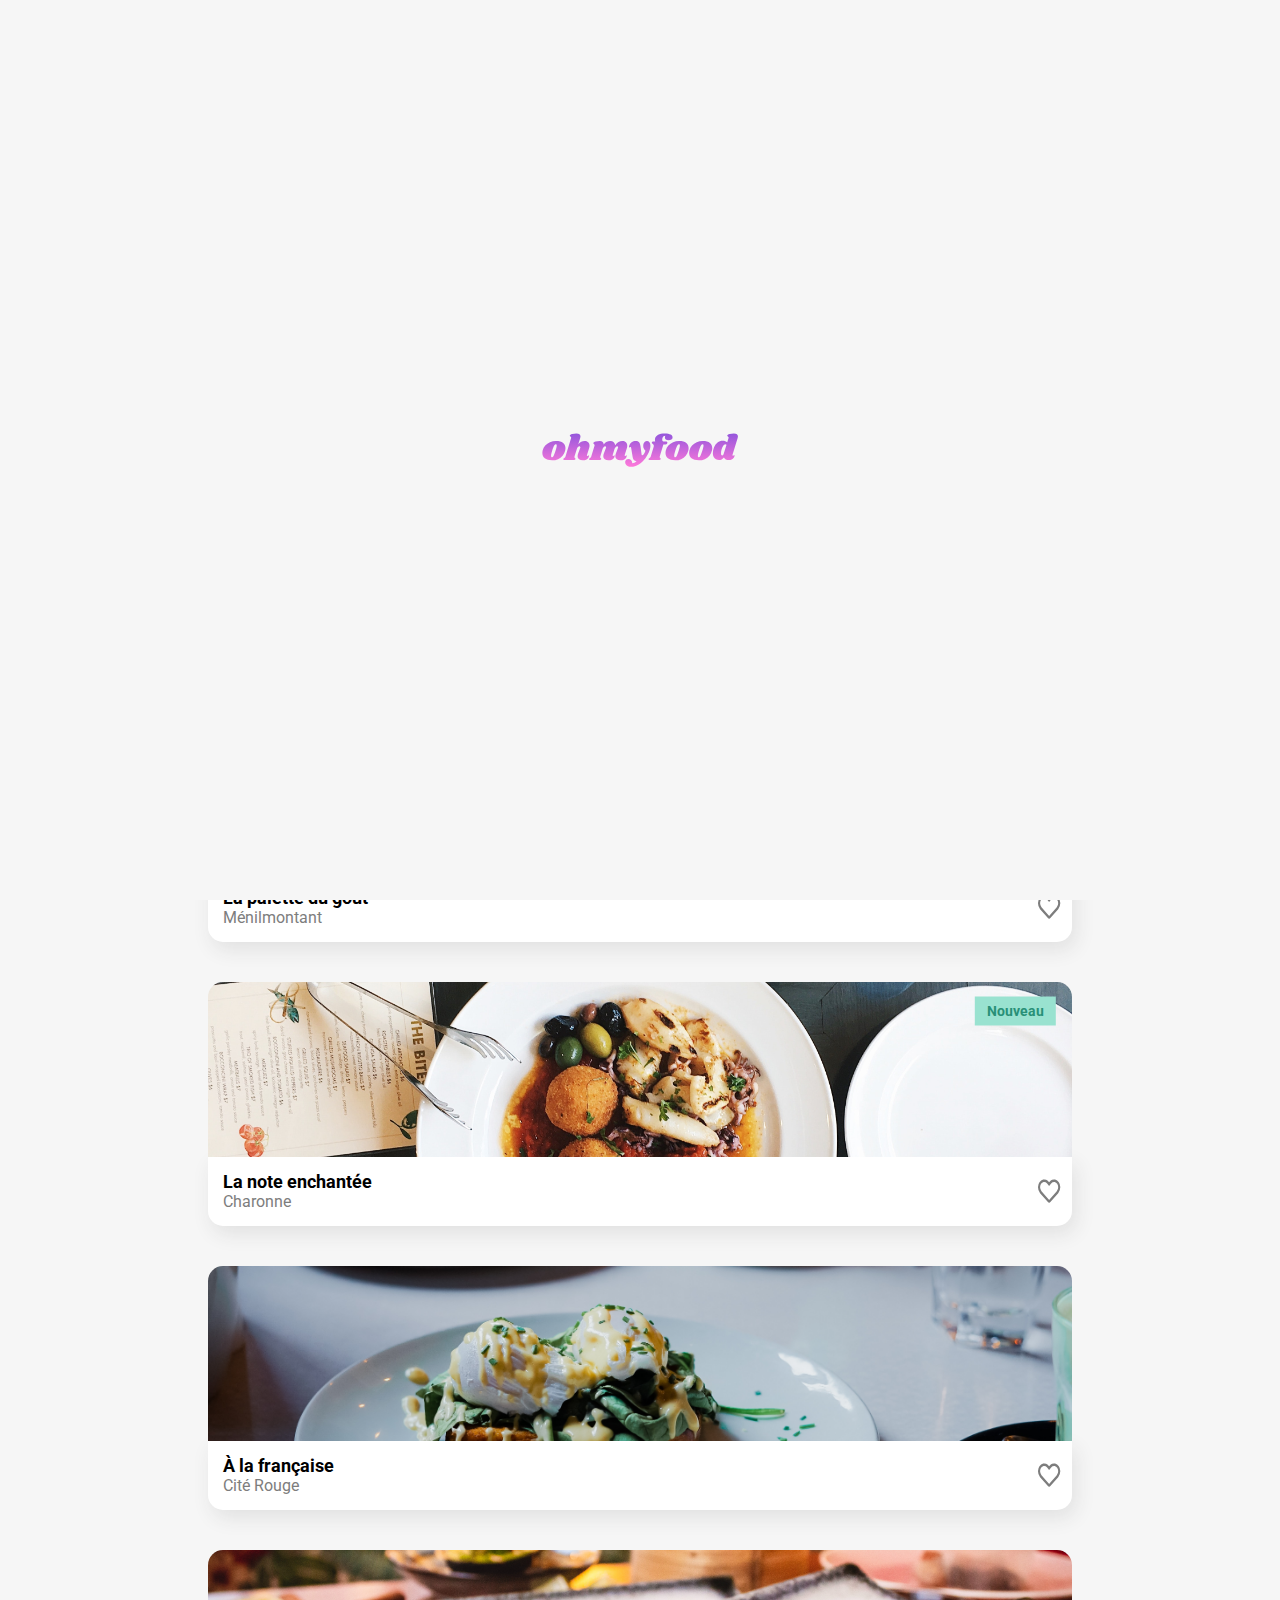
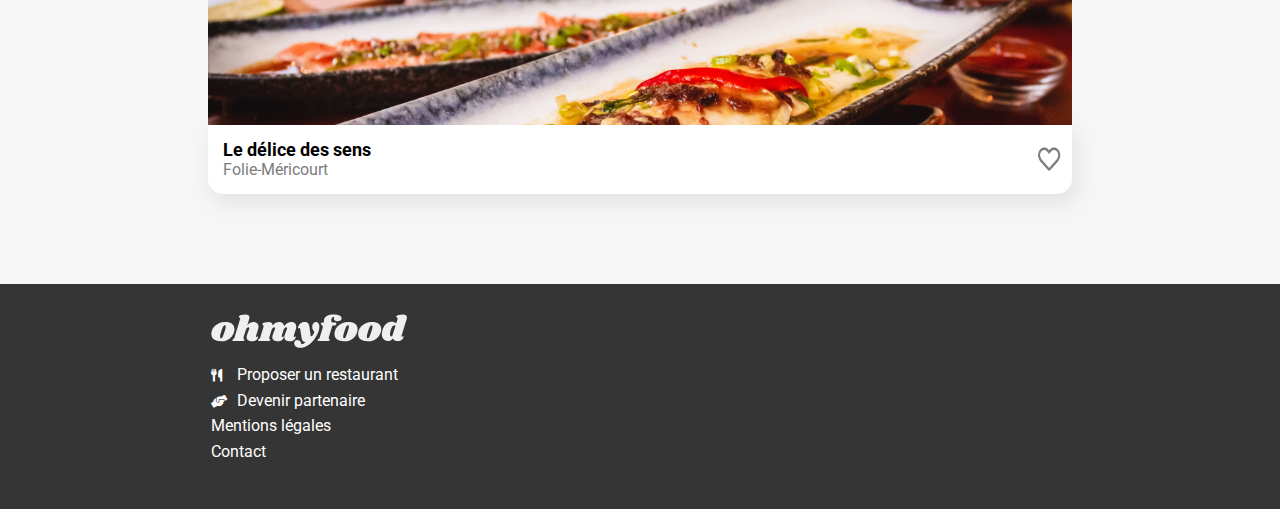
<file: index.html>
<!DOCTYPE html>
<html lang="fr">
   <head>
      <meta charset="UTF-8">
      <meta http-equiv="X-UA-Compatible" content="IE=edge">
      <meta name="viewport" content="width=device-width, initial-scale=1.0">
      <title>Accueil</title>
      <link rel="stylesheet" href="style.css">
      <link rel="stylesheet" href="https://cdnjs.cloudflare.com/ajax/libs/font-awesome/6.0.0/css/all.min.css">
      <link rel="preconnect" href="https://fonts.googleapis.com">
      <link rel="preconnect" href="https://fonts.gstatic.com" crossorigin>
      <link href="https://fonts.googleapis.com/css2?family=Roboto:wght@400;700&family=Shrikhand&display=swap" rel="stylesheet">
   </head>
   <body>
      <div class="loader-wrapper">
         <span class="loader"><span class="loader-inner"></span></span>
      </div>
      <header class="header">
         <div class="header__logo-wrapper">
            <img class="header__logo" src="images/logo/ohmyfood@2x.svg" alt="ohmyfood logo">
         </div>
         <div class="header__area-wrapper">
            <p class="header__area"><i class="fa-solid fa-location-dot"></i>Paris, Belleville</p>
         </div>
         <div class="header__cta-wrapper">
            <div class="header__cta">
               <h1 class="regular-title">Réservez le menu qui vous convient</h1>
               <p>Découvrez des restaurants d'exception, séléctionnés par nos soins.</p>
               <a class="header__cta__button" href="#restaurants">Explorer nos restaurants</a>
            </div>
         </div>
      </header>
      <div class="fonctionnement-wrapper">
         <section class="fonctionnement">
            <h2 class="regular-title">Fonctionnement</h2>
            <div class="fonctionnement__steps">
               <div class="fonctionnement__steps__item"><i class="fa-solid fa-mobile-screen-button"></i>Choisissez un restaurant</div>
               <div class="fonctionnement__steps__item"><i class="fa-solid fa-list"></i>Composez votre menu</div>
               <div class="fonctionnement__steps__item"><i class="fa-solid fa-store"></i>Dégustez au restaurant</div>
            </div>
         </section>
      </div>
      <div class="restaurants-wrapper">
         <section id="restaurants" class="restaurants">
            <h2 class="regular-title">Restaurants</h2>
            <div class="restaurants__item-wrapper">
               <div class="restaurants__item">
                  <a href="la_palette_du_gout.html">
                     <img src="images/restaurants/jay-wennington-N_Y88TWmGwA-unsplash.jpg" alt="restaurant la palette du goût">
                     <span>Nouveau</span>
                     <div class="restaurants__item__flex">
                        <div class="restaurant__item__name">
                           <h3 class="regular-title">La palette du goût</h3>
                           <p>Ménilmontant</p>
                        </div>
                        <div class="restaurant__item__icon">
                           <i class="fa-regular fa-heart"></i>
                        </div>
                     </div>
                  </a>
               </div>
               <div class="restaurants__item">
                  <a href="la_note_enchantee.html">
                     <img src="images/restaurants/stil-u2Lp8tXIcjw-unsplash.jpg" alt="restaurant la note enchantée">
                     <span>Nouveau</span>
                     <div class="restaurants__item__flex">
                        <div class="restaurant__item__name">
                           <h3 class="regular-title">La note enchantée</h3>
                           <p>Charonne</p>
                        </div>
                        <div class="restaurant__item__icon">
                           <i class="fa-regular fa-heart"></i>
                        </div>
                     </div>
                  </a>
               </div>
               <div class="restaurants__item">
                  <a href="a_la_francaise.html">
                     <img src="images/restaurants/toa-heftiba-DQKerTsQwi0-unsplash.jpg" alt="restaurant à la française">
                     <div class="restaurants__item__flex">
                        <div class="restaurant__item__name">
                           <h3 class="regular-title">À la française</h3>
                           <p>Cité Rouge</p>
                        </div>
                        <div class="restaurant__item__icon">
                           <i class="fa-regular fa-heart"></i>
                        </div>
                     </div>
                  </a>
               </div>
               <div class="restaurants__item">
                  <a href="le_delice_des_sens.html">
                     <img src="images/restaurants/louis-hansel-shotsoflouis-qNBGVyOCY8Q-unsplash.jpg" alt="restaurant le délice des sens">
                     <div class="restaurants__item__flex">
                        <div class="restaurant__item__name">
                           <h3 class="regular-title">Le délice des sens</h3>
                           <p>Folie-Méricourt</p>
                        </div>
                        <div class="restaurant__item__icon">
                           <i class="fa-regular fa-heart"></i>
                        </div>
                     </div>
                  </a>
               </div>
            </div>
         </section>
      </div>
      <footer>
         <div class="footer__content">
            <img src="images/logo/ohmyfood@2x.svg" alt="ohmyfood logo">
            <ul>
               <li><a href="#"><i class="fa-solid fa-utensils"></i>Proposer un restaurant</a></li>
               <li><a href="#"><i class="fa-solid fa-handshake-angle"></i>Devenir partenaire</a></li>
               <li><a href="#">Mentions légales</a></li>
               <li><a href="mailto:contact@ohmyfood.fr">Contact</a></li>
            </ul>
         </div>
      </footer>
   </body>
</html>
</file>
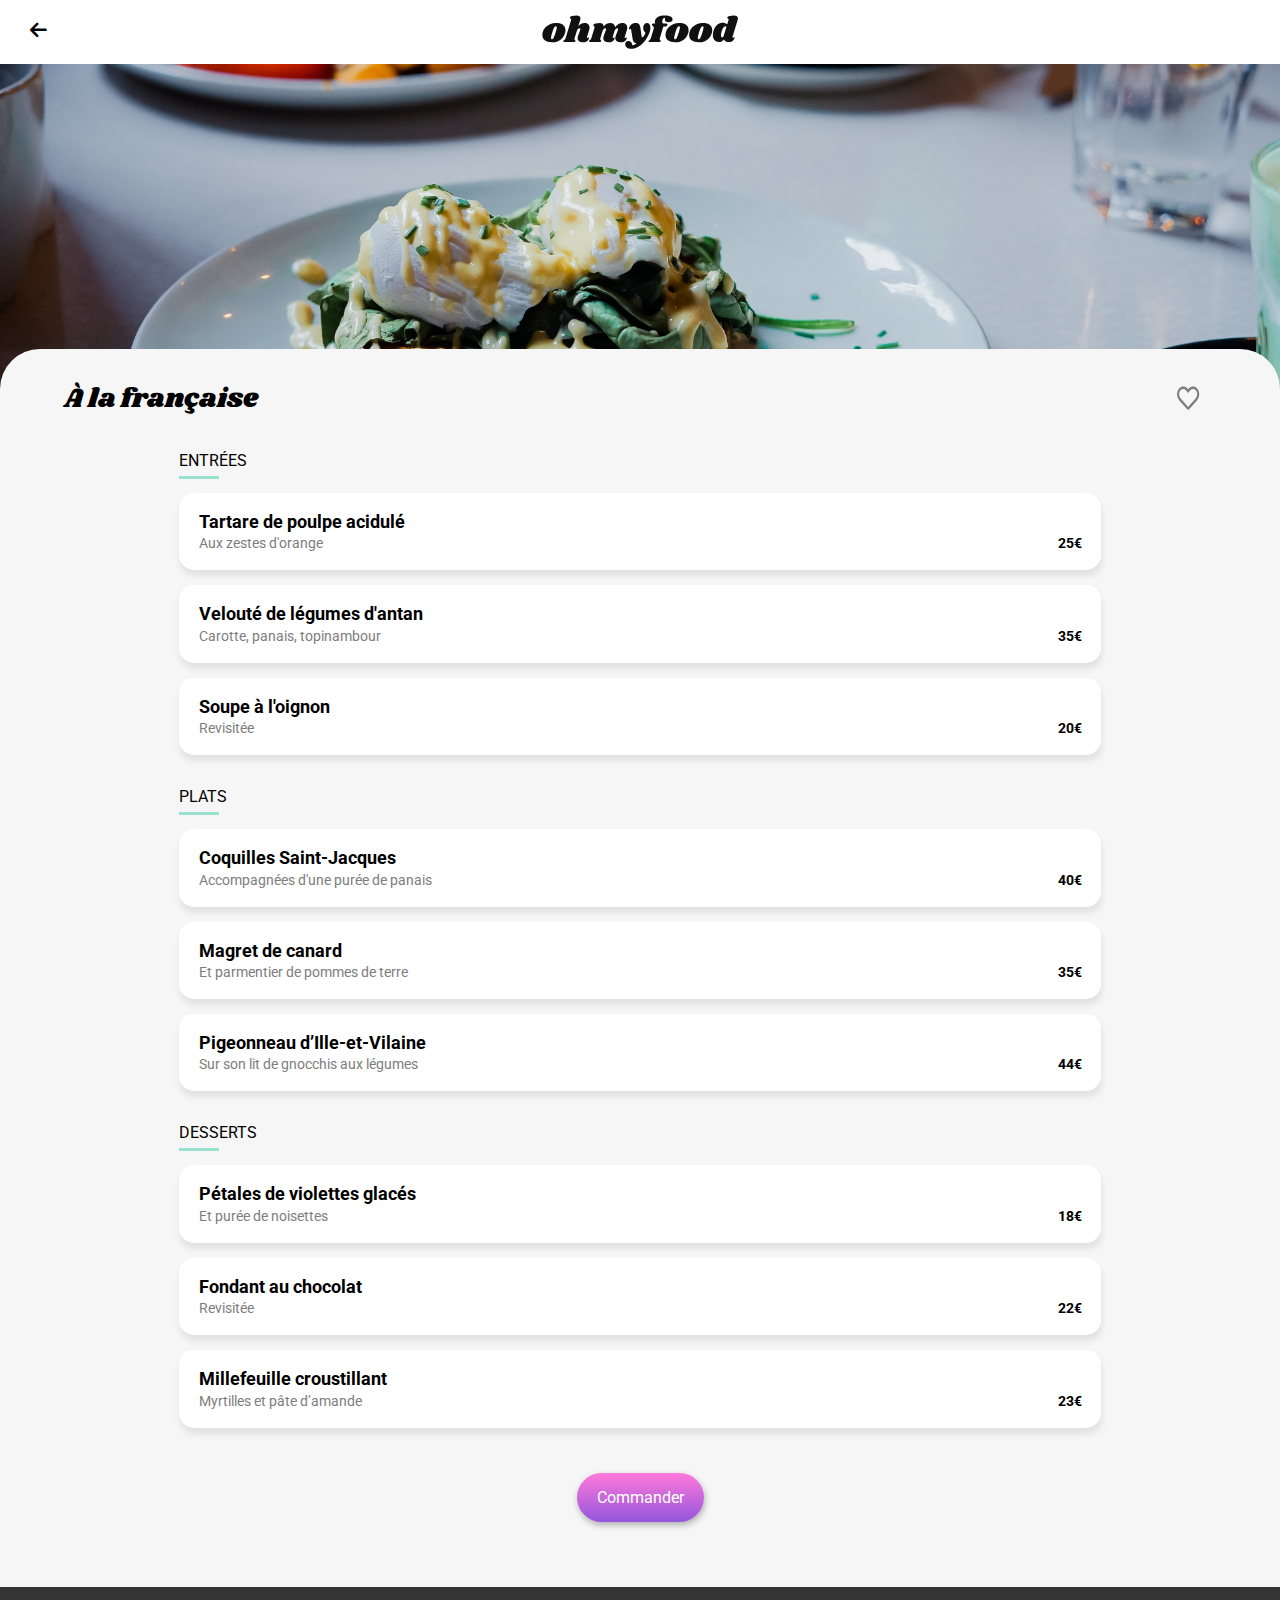
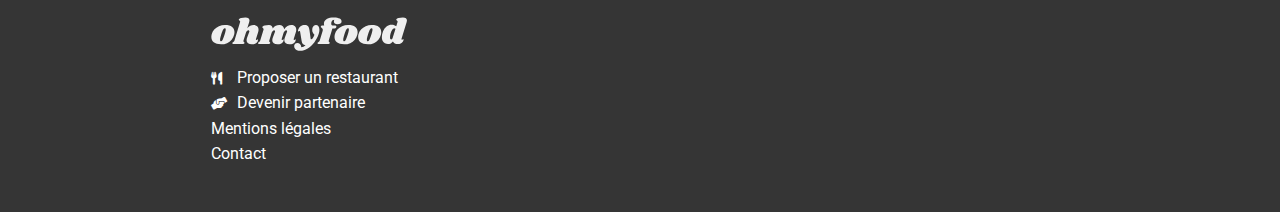
<file: a_la_francaise.html>
<!DOCTYPE html>
<html lang="fr">
   <head>
      <meta charset="UTF-8">
      <meta http-equiv="X-UA-Compatible" content="IE=edge">
      <meta name="viewport" content="width=device-width, initial-scale=1.0">
      <title>À la française</title>
      <link rel="stylesheet" href="style.css">
      <link rel="stylesheet" href="https://cdnjs.cloudflare.com/ajax/libs/font-awesome/6.0.0/css/all.min.css">
      <link rel="preconnect" href="https://fonts.googleapis.com">
      <link rel="preconnect" href="https://fonts.gstatic.com" crossorigin>
      <link href="https://fonts.googleapis.com/css2?family=Roboto:wght@400;700&family=Shrikhand&display=swap" rel="stylesheet">
   </head>
   <body>
      <header>
         <div class="header__restaurant-wrapper">
            <a href="index.html"><i class="fa-solid fa-arrow-left"></i></a>
            <img class="header__restaurant-logo" src="images/logo/ohmyfood@2x.svg" alt="ohmyfood logo">
         </div>
         <div class="header__restaurant-image-francaise">
         </div>
      </header>
      <div class="restaurant-page-wrapper">
         <section class="restaurant-page">
            <div class="restaurant-page__restaurant-name">
               <h1>À la française</h1>
               <i class="fa-regular fa-heart"></i>
            </div>
            <div class="restaurant-page__flex">
               <div class="restaurant-page__menus-wrapper">
                  <div class="restaurant-page__label-wrapper">
                     <p class="restaurant-page__label">Entrées</p>
                     <span></span>
                  </div>
                  <div class="restaurant-page__plates-wrapper">
                     <div class="restaurant-page__plate">
                        <div class="restaurant-page__plate-description">
                           <div class="restaurant-page__plate-description-text">
                              <p class="restaurant-page__plate-description-text__plate-name">Tartare de poulpe acidulé</p>
                              <p class="restaurant-page__plate-description-text__plate-infos">Aux zestes d'orange</p>
                           </div>
                           <div class="restaurant-page__plate-price-wrapper">
                              <p class="restaurant-page__plate-price">25€</p>
                           </div>
                        </div>
                        <div class="restaurant-page__check-wrapper">
                           <i class="fas fa-check"></i>
                        </div>
                     </div>
                     <div class="restaurant-page__plate">
                        <div class="restaurant-page__plate-description">
                           <div class="restaurant-page__plate-description-text">
                              <p class="restaurant-page__plate-description-text__plate-name">Velouté de légumes d'antan</p>
                              <p class="restaurant-page__plate-description-text__plate-infos">Carotte, panais, topinambour</p>
                           </div>
                           <div class="restaurant-page__plate-price-wrapper">
                              <p class="restaurant-page__plate-price">35€</p>
                           </div>
                        </div>
                        <div class="restaurant-page__check-wrapper">
                           <i class="fas fa-check"></i>
                        </div>
                     </div>
                     <div class="restaurant-page__plate">
                        <div class="restaurant-page__plate-description">
                           <div class="restaurant-page__plate-description-text">
                              <p class="restaurant-page__plate-description-text__plate-name">Soupe à l'oignon</p>
                              <p class="restaurant-page__plate-description-text__plate-infos">Revisitée</p>
                           </div>
                           <div class="restaurant-page__plate-price-wrapper">
                              <p class="restaurant-page__plate-price">20€</p>
                           </div>
                        </div>
                        <div class="restaurant-page__check-wrapper">
                           <i class="fas fa-check"></i>
                        </div>
                     </div>
                  </div>
               </div>
               <div class="restaurant-page__menus-wrapper">
                  <div class="restaurant-page__label-wrapper">
                     <p class="restaurant-page__label">Plats</p>
                     <span></span>
                  </div>
                  <div class="restaurant-page__plates-wrapper">
                     <div class="restaurant-page__plate">
                        <div class="restaurant-page__plate-description">
                           <div class="restaurant-page__plate-description-text">
                              <p class="restaurant-page__plate-description-text__plate-name">Coquilles Saint-Jacques</p>
                              <p class="restaurant-page__plate-description-text__plate-infos">Accompagnées d'une purée de panais</p>
                           </div>
                           <div class="restaurant-page__plate-price-wrapper">
                              <p class="restaurant-page__plate-price">40€</p>
                           </div>
                        </div>
                        <div class="restaurant-page__check-wrapper">
                           <i class="fas fa-check"></i>
                        </div>
                     </div>
                     <div class="restaurant-page__plate">
                        <div class="restaurant-page__plate-description">
                           <div class="restaurant-page__plate-description-text">
                              <p class="restaurant-page__plate-description-text__plate-name">Magret de canard</p>
                              <p class="restaurant-page__plate-description-text__plate-infos">Et parmentier de pommes de terre</p>
                           </div>
                           <div class="restaurant-page__plate-price-wrapper">
                              <p class="restaurant-page__plate-price">35€</p>
                           </div>
                        </div>
                        <div class="restaurant-page__check-wrapper">
                           <i class="fas fa-check"></i>
                        </div>
                     </div>
                     <div class="restaurant-page__plate">
                        <div class="restaurant-page__plate-description">
                           <div class="restaurant-page__plate-description-text">
                              <p class="restaurant-page__plate-description-text__plate-name">Pigeonneau d’Ille-et-Vilaine</p>
                              <p class="restaurant-page__plate-description-text__plate-infos">Sur son lit de gnocchis aux légumes</p>
                           </div>
                           <div class="restaurant-page__plate-price-wrapper">
                              <p class="restaurant-page__plate-price">44€</p>
                           </div>
                        </div>
                        <div class="restaurant-page__check-wrapper">
                           <i class="fas fa-check"></i>
                        </div>
                     </div>
                  </div>
               </div>
               <div class="restaurant-page__menus-wrapper">
                  <div class="restaurant-page__label-wrapper">
                     <p class="restaurant-page__label">Desserts</p>
                     <span></span>
                  </div>
                  <div class="restaurant-page__plates-wrapper">
                     <div class="restaurant-page__plate">
                        <div class="restaurant-page__plate-description">
                           <div class="restaurant-page__plate-description-text">
                              <p class="restaurant-page__plate-description-text__plate-name">Pétales de violettes glacés</p>
                              <p class="restaurant-page__plate-description-text__plate-infos">Et purée de noisettes</p>
                           </div>
                           <div class="restaurant-page__plate-price-wrapper">
                              <p class="restaurant-page__plate-price">18€</p>
                           </div>
                        </div>
                        <div class="restaurant-page__check-wrapper">
                           <i class="fas fa-check"></i>
                        </div>
                     </div>
                     <div class="restaurant-page__plate">
                        <div class="restaurant-page__plate-description">
                           <div class="restaurant-page__plate-description-text">
                              <p class="restaurant-page__plate-description-text__plate-name">Fondant au chocolat</p>
                              <p class="restaurant-page__plate-description-text__plate-infos">Revisitée</p>
                           </div>
                           <div class="restaurant-page__plate-price-wrapper">
                              <p class="restaurant-page__plate-price">22€</p>
                           </div>
                        </div>
                        <div class="restaurant-page__check-wrapper">
                           <i class="fas fa-check"></i>
                        </div>
                     </div>
                     <div class="restaurant-page__plate">
                        <div class="restaurant-page__plate-description">
                           <div class="restaurant-page__plate-description-text">
                              <p class="restaurant-page__plate-description-text__plate-name">Millefeuille croustillant</p>
                              <p class="restaurant-page__plate-description-text__plate-infos">Myrtilles et pâte d’amande</p>
                           </div>
                           <div class="restaurant-page__plate-price-wrapper">
                              <p class="restaurant-page__plate-price">23€</p>
                           </div>
                        </div>
                        <div class="restaurant-page__check-wrapper">
                           <i class="fas fa-check"></i>
                        </div>
                     </div>
                  </div>
               </div>
            </div>
            <div class="restaurant-page__button-wrapper">
               <a class="restaurant-page__button-wrapper__button" href="#">Commander</a>
            </div>
         </section>
      </div>
      <footer>
         <div class="footer__content">
            <img src="images/logo/ohmyfood@2x.svg" alt="ohmyfood logo">
            <ul>
               <li><a href="#"><i class="fa-solid fa-utensils"></i>Proposer un restaurant</a></li>
               <li><a href="#"><i class="fa-solid fa-handshake-angle"></i>Devenir partenaire</a></li>
               <li><a href="#">Mentions légales</a></li>
               <li><a href="mailto:contact@ohmyfood.fr">Contact</a></li>
            </ul>
         </div>
      </footer>
   </body>
</html>
</file>
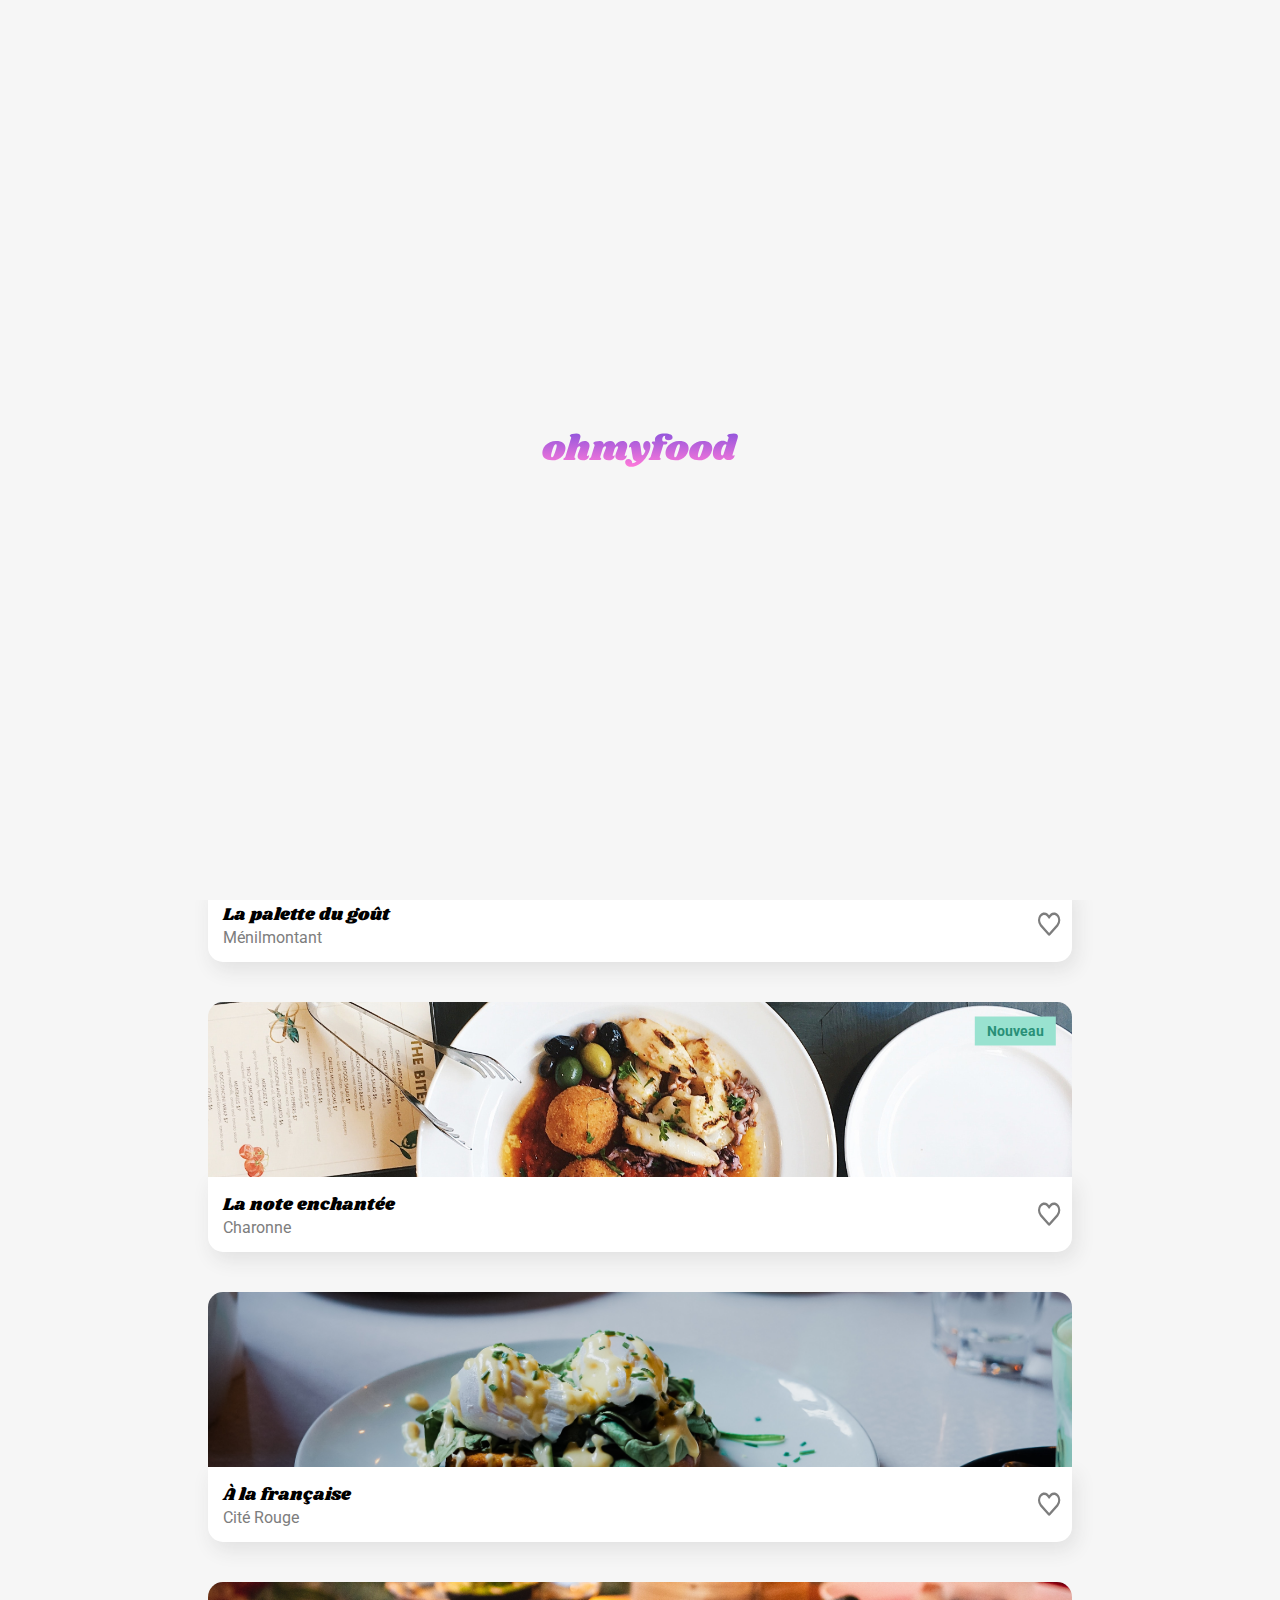
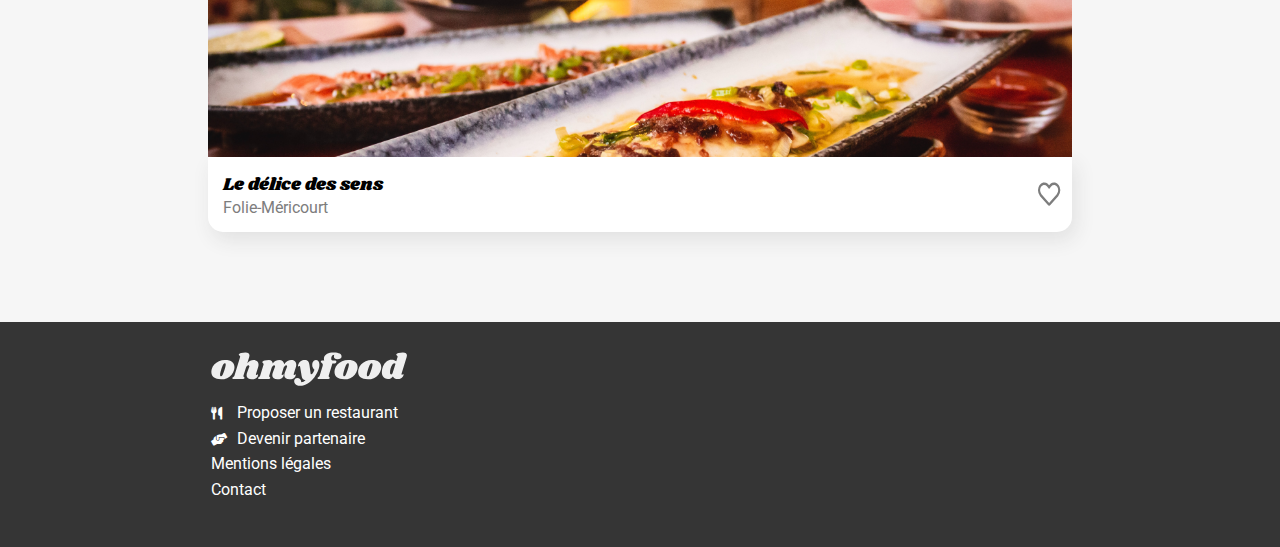
<file: Accueil.html>
<!DOCTYPE html>
<html lang="fr">
   <head>
      <meta charset="UTF-8">
      <meta http-equiv="X-UA-Compatible" content="IE=edge">
      <meta name="viewport" content="width=device-width, initial-scale=1.0">
      <title>Accueil</title>
      <link rel="stylesheet" href="style.css">
      <link rel="stylesheet" href="https://cdnjs.cloudflare.com/ajax/libs/font-awesome/6.0.0/css/all.min.css">
      <link rel="preconnect" href="https://fonts.googleapis.com">
      <link rel="preconnect" href="https://fonts.gstatic.com" crossorigin>
      <link href="https://fonts.googleapis.com/css2?family=Roboto:wght@400;700&family=Shrikhand&display=swap" rel="stylesheet">
   </head>
   <body>

      <div class="loader-wrapper">
      <span class="loader"><span class="loader-inner"></span></span>
      </div>
   
  </div>

      <header class="header">
         <div class="header__logo-wrapper">
            <img class="header__logo" src="images/logo/ohmyfood@2x.svg" alt="ohmyfood logo">
         </div>
         <div class="header__area-wrapper">
            <p class="header__area"><i class="fa-solid fa-location-dot"></i>Paris, Belleville</p>
         </div>
         <div class="header__cta-wrapper">
            <div class="header__cta">
               <h1>Réservez le menu qui vous convient</h1>
               <p>Découvrez des restaurants d'exception, séléctionnés par nos soins.</p>
               <a class="header__cta__button" href="#restaurants">Explorer nos restaurants</a>
            </div>
         </div>
      </header>
      <div class="fonctionnement-wrapper">
         <section class="fonctionnement">
            <h2>Fonctionnement</h2>
            <div class="fonctionnement__steps">
               <div class="fonctionnement__steps__item"><i class="fa-solid fa-mobile-screen-button"></i>Choisissez un restaurant</div>
               <div class="fonctionnement__steps__item"><i class="fa-solid fa-list"></i>Composez votre menu</div>
               <div class="fonctionnement__steps__item"><i class="fa-solid fa-store"></i>Dégustez au restaurant</div>
            </div>
         </section>
      </div>
      <div class="restaurants-wrapper">
         <section id="restaurants" class="restaurants">
            <h2>Restaurants</h2>
            <div class="restaurants__item-wrapper">
               <div class="restaurants__item">
                  <a href="La palette du goût.html">
                     <img src="images/restaurants/jay-wennington-N_Y88TWmGwA-unsplash.jpg" alt="restaurant la palette du goût">
                     <span>Nouveau</span>
                     <div class="restaurants__item__flex">
                        <div class="restaurant__item__name">
                           <h3>La palette du goût</h3>
                           <p>Ménilmontant</p>
                        </div>
                        <div class="restaurant__item__icon">
                           <i class="fa-regular fa-heart"></i>
                        </div>
                     </div>
                  </a>
               </div>
               <div class="restaurants__item">
                  <a href="La note enchantée.html">
                     <img src="images/restaurants/stil-u2Lp8tXIcjw-unsplash.jpg" alt="restaurant la palette du goût">
                     <span>Nouveau</span>
                     <div class="restaurants__item__flex">
                        <div class="restaurant__item__name">
                           <h3>La note enchantée</h3>
                           <p>Charonne</p>
                        </div>
                        <div class="restaurant__item__icon">
                           <i class="fa-regular fa-heart"></i>
                        </div>
                     </div>
                  </a>
               </div>
               <div class="restaurants__item">
                  <a href="À la française.html">
                     <img src="images/restaurants/toa-heftiba-DQKerTsQwi0-unsplash.jpg" alt="restaurant la palette du goût">
                     <div class="restaurants__item__flex">
                        <div class="restaurant__item__name">
                           <h3>À la française</h3>
                           <p>Cité Rouge</p>
                        </div>
                        <div class="restaurant__item__icon">
                           <i class="fa-regular fa-heart"></i>
                        </div>
                     </div>
                  </a>
               </div>
               <div class="restaurants__item">
                  <a href="Le délice des sens.html">
                     <img src="images/restaurants/louis-hansel-shotsoflouis-qNBGVyOCY8Q-unsplash.jpg" alt="restaurant la palette du goût">
                     <div class="restaurants__item__flex">
                        <div class="restaurant__item__name">
                           <h3>Le délice des sens</h3>
                           <p>Folie-Méricourt</p>
                        </div>
                        <div class="restaurant__item__icon">
                           <i class="fa-regular fa-heart"></i>
                        </div>
                     </div>
                  </a>
               </div>
            </div>
         </section>
      </div>
      <footer>
         <div class="footer__content">
            <img src="images/logo/ohmyfood@2x.svg" alt="ohmyfood logo">
            <ul>
               <li><a href="#"><i class="fa-solid fa-utensils"></i>Proposer un restaurant</a></li>
               <li><a href="#"><i class="fa-solid fa-handshake-angle"></i>Devenir partenaire</a></li>
               <li><a href="#">Mentions légales</a></li>
               <li><a href="mailto:contact@ohmyfood.fr">Contact</a></li>
            </ul>
         </div>
      </footer>
   </body>
</html>
</file>
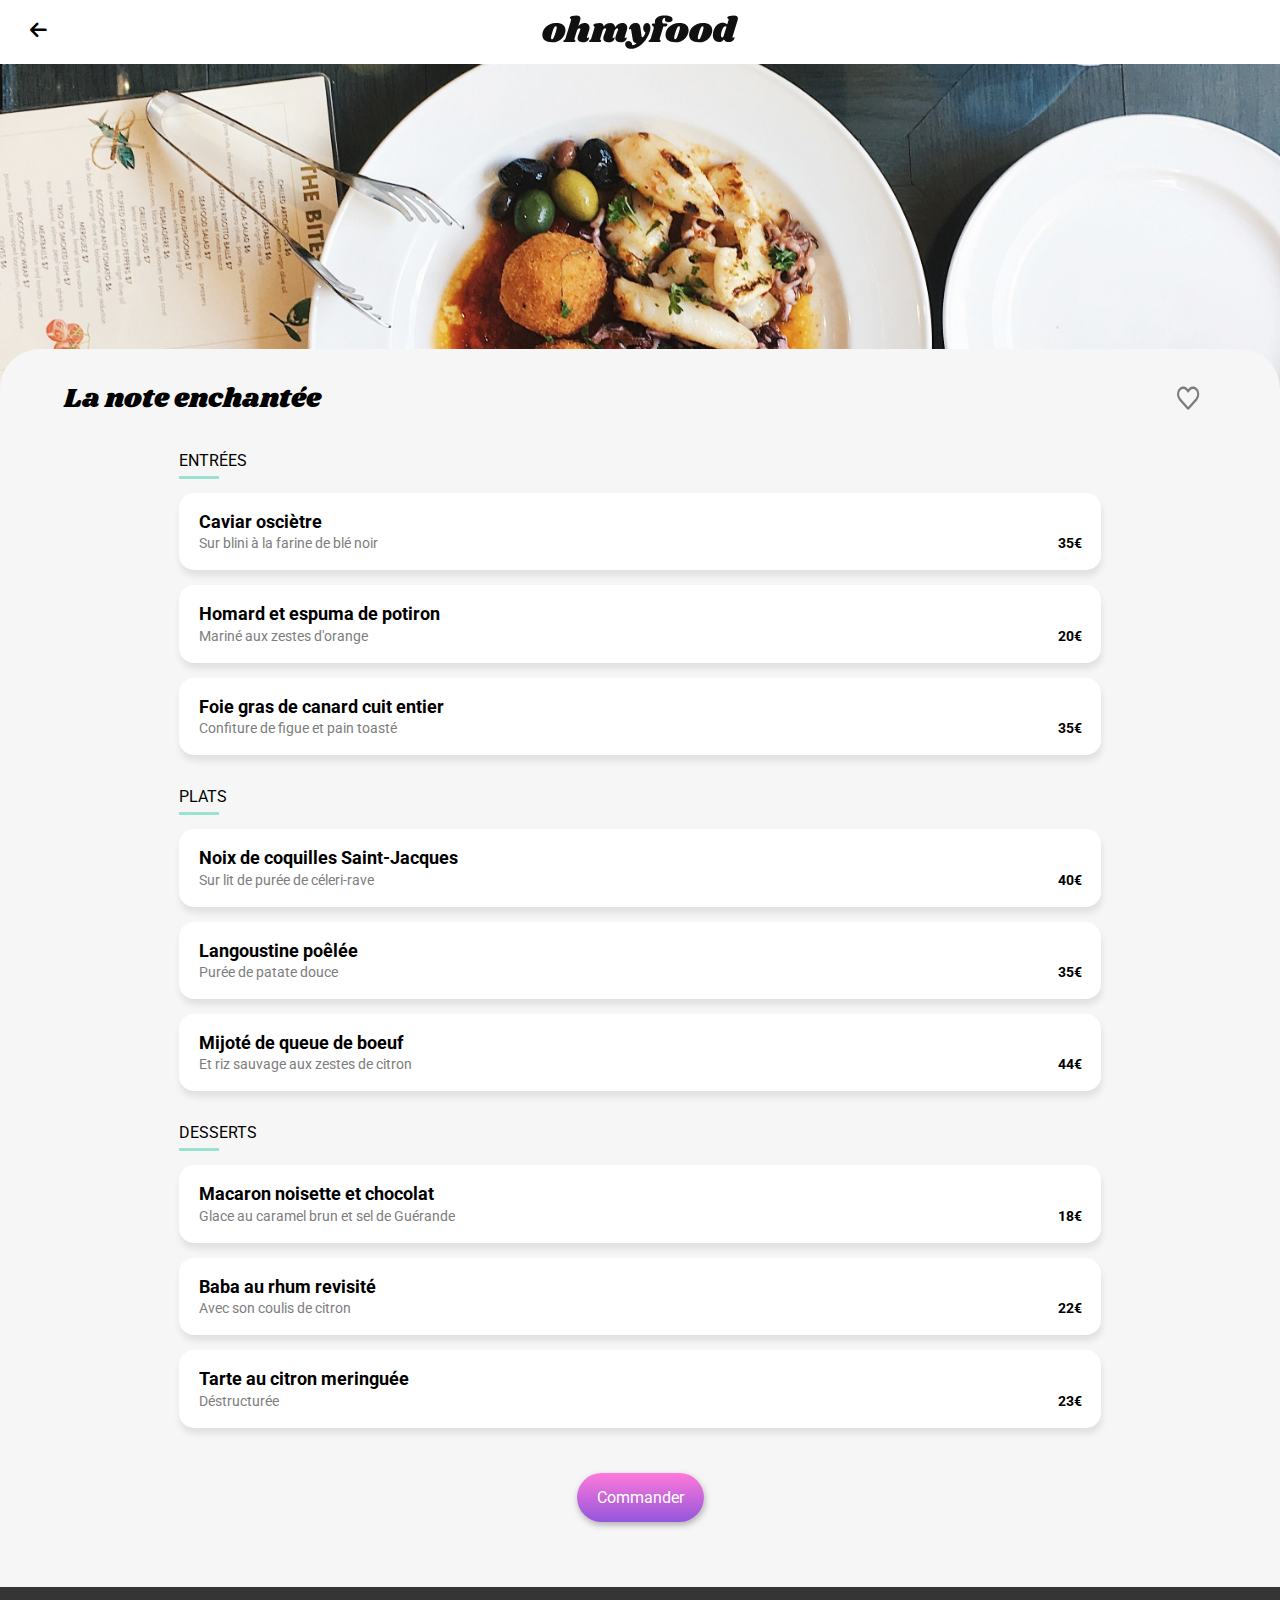
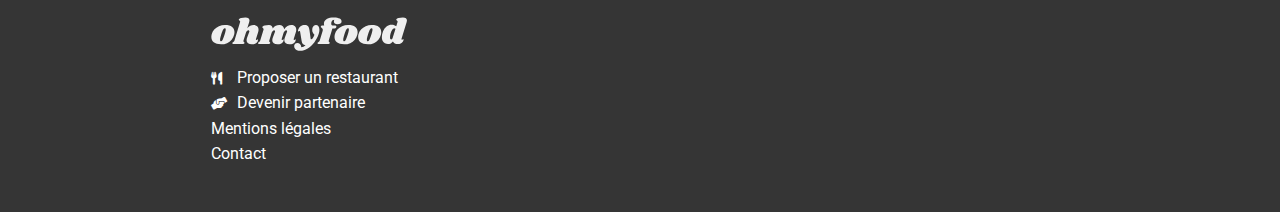
<file: La note enchantée.html>
<!DOCTYPE html>
<html lang="fr">
   <head>
      <meta charset="UTF-8">
      <meta http-equiv="X-UA-Compatible" content="IE=edge">
      <meta name="viewport" content="width=device-width, initial-scale=1.0">
      <title>La note enchantée</title>
      <link rel="stylesheet" href="style.css">
      <link rel="stylesheet" href="https://cdnjs.cloudflare.com/ajax/libs/font-awesome/6.0.0/css/all.min.css">
      <link rel="preconnect" href="https://fonts.googleapis.com">
      <link rel="preconnect" href="https://fonts.gstatic.com" crossorigin>
      <link href="https://fonts.googleapis.com/css2?family=Roboto:wght@400;700&family=Shrikhand&display=swap" rel="stylesheet">
   </head>
   <body>
      <header>
         <div class="header__restaurant-wrapper">
            <a href="index.html"><i class="fa-solid fa-arrow-left"></i></a>
            <img class="header__restaurant-logo" src="images/logo/ohmyfood@2x.svg" alt="ohmyfood logo">
         </div>
         <div class="header__restaurant-image-note">
         </div>
      </header>
      <div class="restaurant-page-wrapper">
         <section class="restaurant-page">
            <div class="restaurant-page__restaurant-name">
               <h1>La note enchantée</h1>
               <i class="fa-regular fa-heart"></i>
            </div>
            <div class="restaurant-page__flex">
               <div class="restaurant-page__menus-wrapper">
                  <div class="restaurant-page__label-wrapper">
                     <p class="restaurant-page__label">Entrées</p>
                     <span></span>
                  </div>
                  <div class="restaurant-page__plates-wrapper">
                     <div class="restaurant-page__plate">
                        <div class="restaurant-page__plate-description">
                           <div class="restaurant-page__plate-description-text">
                              <p class="restaurant-page__plate-description-text__plate-name">Caviar osciètre</p>
                              <p class="restaurant-page__plate-description-text__plate-infos">Sur blini à la farine de blé noir</p>
                           </div>
                           <div class="restaurant-page__plate-price-wrapper">
                              <p class="restaurant-page__plate-price">35€</p>
                           </div>
                        </div>
                        <div class="restaurant-page__check-wrapper">
                           <i class="fas fa-check"></i>
                        </div>
                     </div>
                     <div class="restaurant-page__plate">
                        <div class="restaurant-page__plate-description">
                           <div class="restaurant-page__plate-description-text">
                              <p class="restaurant-page__plate-description-text__plate-name">Homard et espuma de potiron</p>
                              <p class="restaurant-page__plate-description-text__plate-infos">Mariné aux zestes d'orange</p>
                           </div>
                           <div class="restaurant-page__plate-price-wrapper">
                              <p class="restaurant-page__plate-price">20€</p>
                           </div>
                        </div>
                        <div class="restaurant-page__check-wrapper">
                           <i class="fas fa-check"></i>
                        </div>
                     </div>
                     <div class="restaurant-page__plate">
                        <div class="restaurant-page__plate-description">
                           <div class="restaurant-page__plate-description-text">
                              <p class="restaurant-page__plate-description-text__plate-name">Foie gras de canard cuit entier</p>
                              <p class="restaurant-page__plate-description-text__plate-infos">Confiture de figue et pain toasté</p>
                           </div>
                           <div class="restaurant-page__plate-price-wrapper">
                              <p class="restaurant-page__plate-price">35€</p>
                           </div>
                        </div>
                        <div class="restaurant-page__check-wrapper">
                           <i class="fas fa-check"></i>
                        </div>
                     </div>
                  </div>
               </div>
               <div class="restaurant-page__menus-wrapper">
                  <div class="restaurant-page__label-wrapper">
                     <p class="restaurant-page__label">Plats</p>
                     <span></span>
                  </div>
                  <div class="restaurant-page__plates-wrapper">
                     <div class="restaurant-page__plate">
                        <div class="restaurant-page__plate-description">
                           <div class="restaurant-page__plate-description-text">
                              <p class="restaurant-page__plate-description-text__plate-name">Noix de coquilles Saint-Jacques</p>
                              <p class="restaurant-page__plate-description-text__plate-infos">Sur lit de purée de céleri-rave</p>
                           </div>
                           <div class="restaurant-page__plate-price-wrapper">
                              <p class="restaurant-page__plate-price">40€</p>
                           </div>
                        </div>
                        <div class="restaurant-page__check-wrapper">
                           <i class="fas fa-check"></i>
                        </div>
                     </div>
                     <div class="restaurant-page__plate">
                        <div class="restaurant-page__plate-description">
                           <div class="restaurant-page__plate-description-text">
                              <p class="restaurant-page__plate-description-text__plate-name">Langoustine poêlée</p>
                              <p class="restaurant-page__plate-description-text__plate-infos">Purée de patate douce</p>
                           </div>
                           <div class="restaurant-page__plate-price-wrapper">
                              <p class="restaurant-page__plate-price">35€</p>
                           </div>
                        </div>
                        <div class="restaurant-page__check-wrapper">
                           <i class="fas fa-check"></i>
                        </div>
                     </div>
                     <div class="restaurant-page__plate">
                        <div class="restaurant-page__plate-description">
                           <div class="restaurant-page__plate-description-text">
                              <p class="restaurant-page__plate-description-text__plate-name">Mijoté de queue de boeuf</p>
                              <p class="restaurant-page__plate-description-text__plate-infos">Et riz sauvage aux zestes de citron</p>
                           </div>
                           <div class="restaurant-page__plate-price-wrapper">
                              <p class="restaurant-page__plate-price">44€</p>
                           </div>
                        </div>
                        <div class="restaurant-page__check-wrapper">
                           <i class="fas fa-check"></i>
                        </div>
                     </div>
                  </div>
               </div>
               <div class="restaurant-page__menus-wrapper">
                  <div class="restaurant-page__label-wrapper">
                     <p class="restaurant-page__label">Desserts</p>
                     <span></span>
                  </div>
                  <div class="restaurant-page__plates-wrapper">
                     <div class="restaurant-page__plate">
                        <div class="restaurant-page__plate-description">
                           <div class="restaurant-page__plate-description-text">
                              <p class="restaurant-page__plate-description-text__plate-name">Macaron noisette et chocolat</p>
                              <p class="restaurant-page__plate-description-text__plate-infos">Glace au caramel brun et sel de Guérande</p>
                           </div>
                           <div class="restaurant-page__plate-price-wrapper">
                              <p class="restaurant-page__plate-price">18€</p>
                           </div>
                        </div>
                        <div class="restaurant-page__check-wrapper">
                           <i class="fas fa-check"></i>
                        </div>
                     </div>
                     <div class="restaurant-page__plate">
                        <div class="restaurant-page__plate-description">
                           <div class="restaurant-page__plate-description-text">
                              <p class="restaurant-page__plate-description-text__plate-name">Baba au rhum revisité</p>
                              <p class="restaurant-page__plate-description-text__plate-infos">Avec son coulis de citron</p>
                           </div>
                           <div class="restaurant-page__plate-price-wrapper">
                              <p class="restaurant-page__plate-price">22€</p>
                           </div>
                        </div>
                        <div class="restaurant-page__check-wrapper">
                           <i class="fas fa-check"></i>
                        </div>
                     </div>
                     <div class="restaurant-page__plate">
                        <div class="restaurant-page__plate-description">
                           <div class="restaurant-page__plate-description-text">
                              <p class="restaurant-page__plate-description-text__plate-name">Tarte au citron meringuée</p>
                              <p class="restaurant-page__plate-description-text__plate-infos">Déstructurée</p>
                           </div>
                           <div class="restaurant-page__plate-price-wrapper">
                              <p class="restaurant-page__plate-price">23€</p>
                           </div>
                        </div>
                        <div class="restaurant-page__check-wrapper">
                           <i class="fas fa-check"></i>
                        </div>
                     </div>
                  </div>
               </div>
            </div>
            <div class="restaurant-page__button-wrapper">
               <a class="restaurant-page__button-wrapper__button" href="#">Commander</a>
            </div>
         </section>
      </div>
      <footer>
         <div class="footer__content">
            <img src="images/logo/ohmyfood@2x.svg" alt="ohmyfood logo">
            <ul>
               <li><a href="#"><i class="fa-solid fa-utensils"></i>Proposer un restaurant</a></li>
               <li><a href="#"><i class="fa-solid fa-handshake-angle"></i>Devenir partenaire</a></li>
               <li><a href="#">Mentions légales</a></li>
               <li><a href="mailto:contact@ohmyfood.fr">Contact</a></li>
            </ul>
         </div>
      </footer>
   </body>
</html>
</file>
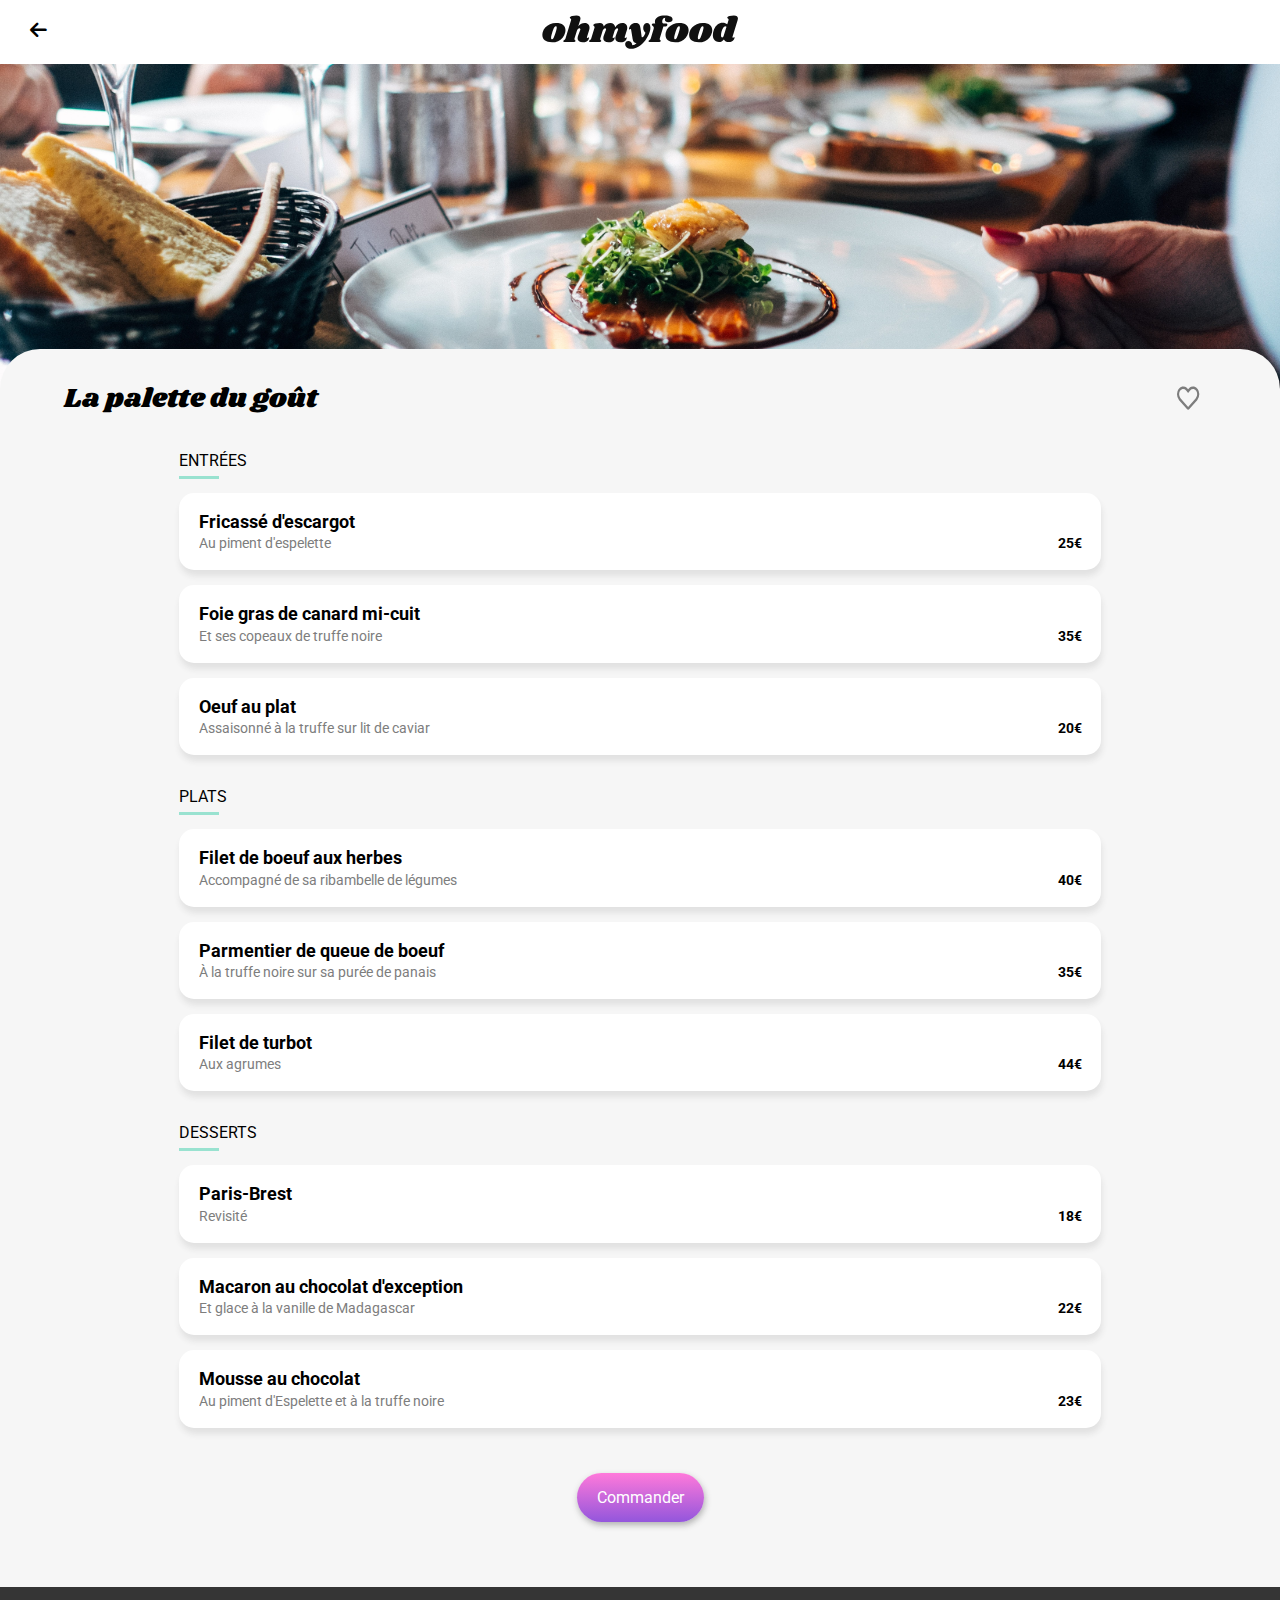
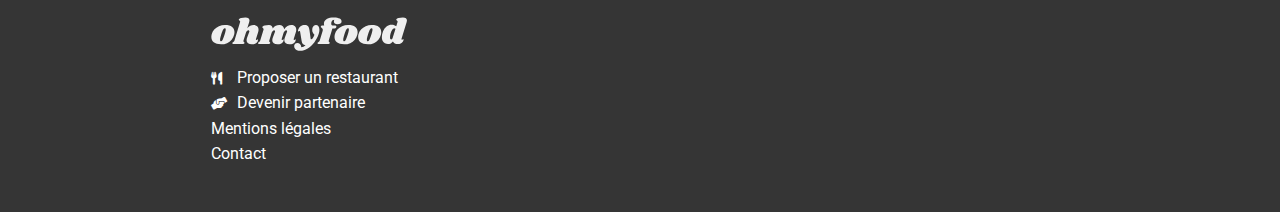
<file: La palette du goût.html>
<!DOCTYPE html>
<html lang="fr">
   <head>
      <meta charset="UTF-8">
      <meta http-equiv="X-UA-Compatible" content="IE=edge">
      <meta name="viewport" content="width=device-width, initial-scale=1.0">
      <title>La palette du goût</title>
      <link rel="stylesheet" href="style.css">
      <link rel="stylesheet" href="https://cdnjs.cloudflare.com/ajax/libs/font-awesome/6.0.0/css/all.min.css">
      <link rel="preconnect" href="https://fonts.googleapis.com">
      <link rel="preconnect" href="https://fonts.gstatic.com" crossorigin>
      <link href="https://fonts.googleapis.com/css2?family=Roboto:wght@400;700&family=Shrikhand&display=swap" rel="stylesheet">
   </head>
   <body>
      <header>
         <div class="header__restaurant-wrapper">
            <a href="index.html"><i class="fa-solid fa-arrow-left"></i></a>
            <img class="header__restaurant-logo" src="images/logo/ohmyfood@2x.svg" alt="ohmyfood logo">
         </div>
         <div class="header__restaurant-image-palette">
         </div>
      </header>
      <div class="restaurant-page-wrapper">
         <section class="restaurant-page">
            <div class="restaurant-page__restaurant-name">
               <h1>La palette du goût</h1>
               <i class="fa-regular fa-heart"></i>
            </div>
            <div class="restaurant-page__flex">
               <div class="restaurant-page__menus-wrapper">
                  <div class="restaurant-page__label-wrapper">
                     <p class="restaurant-page__label">Entrées</p>
                     <span></span>
                  </div>
                  <div class="restaurant-page__plates-wrapper">
                     <div class="restaurant-page__plate">
                        <div class="restaurant-page__plate-description">
                           <div class="restaurant-page__plate-description-text">
                              <p class="restaurant-page__plate-description-text__plate-name">Fricassé d'escargot</p>
                              <p class="restaurant-page__plate-description-text__plate-infos">Au piment d'espelette</p>
                           </div>
                           <div class="restaurant-page__plate-price-wrapper">
                              <p class="restaurant-page__plate-price">25€</p>
                           </div>
                        </div>
                        <div class="restaurant-page__check-wrapper">
                           <i class="fas fa-check"></i>
                        </div>
                     </div>
                     <div class="restaurant-page__plate">
                        <div class="restaurant-page__plate-description">
                           <div class="restaurant-page__plate-description-text">
                              <p class="restaurant-page__plate-description-text__plate-name">Foie gras de canard mi-cuit</p>
                              <p class="restaurant-page__plate-description-text__plate-infos">Et ses copeaux de truffe noire</p>
                           </div>
                           <div class="restaurant-page__plate-price-wrapper">
                              <p class="restaurant-page__plate-price">35€</p>
                           </div>
                        </div>
                        <div class="restaurant-page__check-wrapper">
                           <i class="fas fa-check"></i>
                        </div>
                     </div>
                     <div class="restaurant-page__plate">
                        <div class="restaurant-page__plate-description">
                           <div class="restaurant-page__plate-description-text">
                              <p class="restaurant-page__plate-description-text__plate-name">Oeuf au plat</p>
                              <p class="restaurant-page__plate-description-text__plate-infos">Assaisonné à la truffe sur lit de caviar</p>
                           </div>
                           <div class="restaurant-page__plate-price-wrapper">
                              <p class="restaurant-page__plate-price">20€</p>
                           </div>
                        </div>
                        <div class="restaurant-page__check-wrapper">
                           <i class="fas fa-check"></i>
                        </div>
                     </div>
                  </div>
               </div>
               <div class="restaurant-page__menus-wrapper">
                  <div class="restaurant-page__label-wrapper">
                     <p class="restaurant-page__label">Plats</p>
                     <span></span>
                  </div>
                  <div class="restaurant-page__plates-wrapper">
                     <div class="restaurant-page__plate">
                        <div class="restaurant-page__plate-description">
                           <div class="restaurant-page__plate-description-text">
                              <p class="restaurant-page__plate-description-text__plate-name">Filet de boeuf aux herbes</p>
                              <p class="restaurant-page__plate-description-text__plate-infos">Accompagné de sa ribambelle de légumes</p>
                           </div>
                           <div class="restaurant-page__plate-price-wrapper">
                              <p class="restaurant-page__plate-price">40€</p>
                           </div>
                        </div>
                        <div class="restaurant-page__check-wrapper">
                           <i class="fas fa-check"></i>
                        </div>
                     </div>
                     <div class="restaurant-page__plate">
                        <div class="restaurant-page__plate-description">
                           <div class="restaurant-page__plate-description-text">
                              <p class="restaurant-page__plate-description-text__plate-name">Parmentier de queue de boeuf</p>
                              <p class="restaurant-page__plate-description-text__plate-infos">À la truffe noire sur sa purée de panais</p>
                           </div>
                           <div class="restaurant-page__plate-price-wrapper">
                              <p class="restaurant-page__plate-price">35€</p>
                           </div>
                        </div>
                        <div class="restaurant-page__check-wrapper">
                           <i class="fas fa-check"></i>
                        </div>
                     </div>
                     <div class="restaurant-page__plate">
                        <div class="restaurant-page__plate-description">
                           <div class="restaurant-page__plate-description-text">
                              <p class="restaurant-page__plate-description-text__plate-name">Filet de turbot</p>
                              <p class="restaurant-page__plate-description-text__plate-infos">Aux agrumes</p>
                           </div>
                           <div class="restaurant-page__plate-price-wrapper">
                              <p class="restaurant-page__plate-price">44€</p>
                           </div>
                        </div>
                        <div class="restaurant-page__check-wrapper">
                           <i class="fas fa-check"></i>
                        </div>
                     </div>
                  </div>
               </div>
               <div class="restaurant-page__menus-wrapper">
                  <div class="restaurant-page__label-wrapper">
                     <p class="restaurant-page__label">Desserts</p>
                     <span></span>
                  </div>
                  <div class="restaurant-page__plates-wrapper">
                     <div class="restaurant-page__plate">
                        <div class="restaurant-page__plate-description">
                           <div class="restaurant-page__plate-description-text">
                              <p class="restaurant-page__plate-description-text__plate-name">Paris-Brest</p>
                              <p class="restaurant-page__plate-description-text__plate-infos">Revisité</p>
                           </div>
                           <div class="restaurant-page__plate-price-wrapper">
                              <p class="restaurant-page__plate-price">18€</p>
                           </div>
                        </div>
                        <div class="restaurant-page__check-wrapper">
                           <i class="fas fa-check"></i>
                        </div>
                     </div>
                     <div class="restaurant-page__plate">
                        <div class="restaurant-page__plate-description">
                           <div class="restaurant-page__plate-description-text">
                              <p class="restaurant-page__plate-description-text__plate-name">Macaron au chocolat d'exception</p>
                              <p class="restaurant-page__plate-description-text__plate-infos">Et glace à la vanille de Madagascar</p>
                           </div>
                           <div class="restaurant-page__plate-price-wrapper">
                              <p class="restaurant-page__plate-price">22€</p>
                           </div>
                        </div>
                        <div class="restaurant-page__check-wrapper">
                           <i class="fas fa-check"></i>
                        </div>
                     </div>
                     <div class="restaurant-page__plate">
                        <div class="restaurant-page__plate-description">
                           <div class="restaurant-page__plate-description-text">
                              <p class="restaurant-page__plate-description-text__plate-name">Mousse au chocolat</p>
                              <p class="restaurant-page__plate-description-text__plate-infos">Au piment d'Espelette et à la truffe noire</p>
                           </div>
                           <div class="restaurant-page__plate-price-wrapper">
                              <p class="restaurant-page__plate-price">23€</p>
                           </div>
                        </div>
                        <div class="restaurant-page__check-wrapper">
                           <i class="fas fa-check"></i>
                        </div>
                     </div>
                  </div>
               </div>
            </div>
            <div class="restaurant-page__button-wrapper">
               <a class="restaurant-page__button-wrapper__button" href="#">Commander</a>
            </div>
         </section>
      </div>
      <footer>
         <div class="footer__content">
            <img src="images/logo/ohmyfood@2x.svg" alt="ohmyfood logo">
            <ul>
               <li><a href="#"><i class="fa-solid fa-utensils"></i>Proposer un restaurant</a></li>
               <li><a href="#"><i class="fa-solid fa-handshake-angle"></i>Devenir partenaire</a></li>
               <li><a href="#">Mentions légales</a></li>
               <li><a href="mailto:contact@ohmyfood.fr">Contact</a></li>
            </ul>
         </div>
      </footer>
   </body>
</html>
</file>
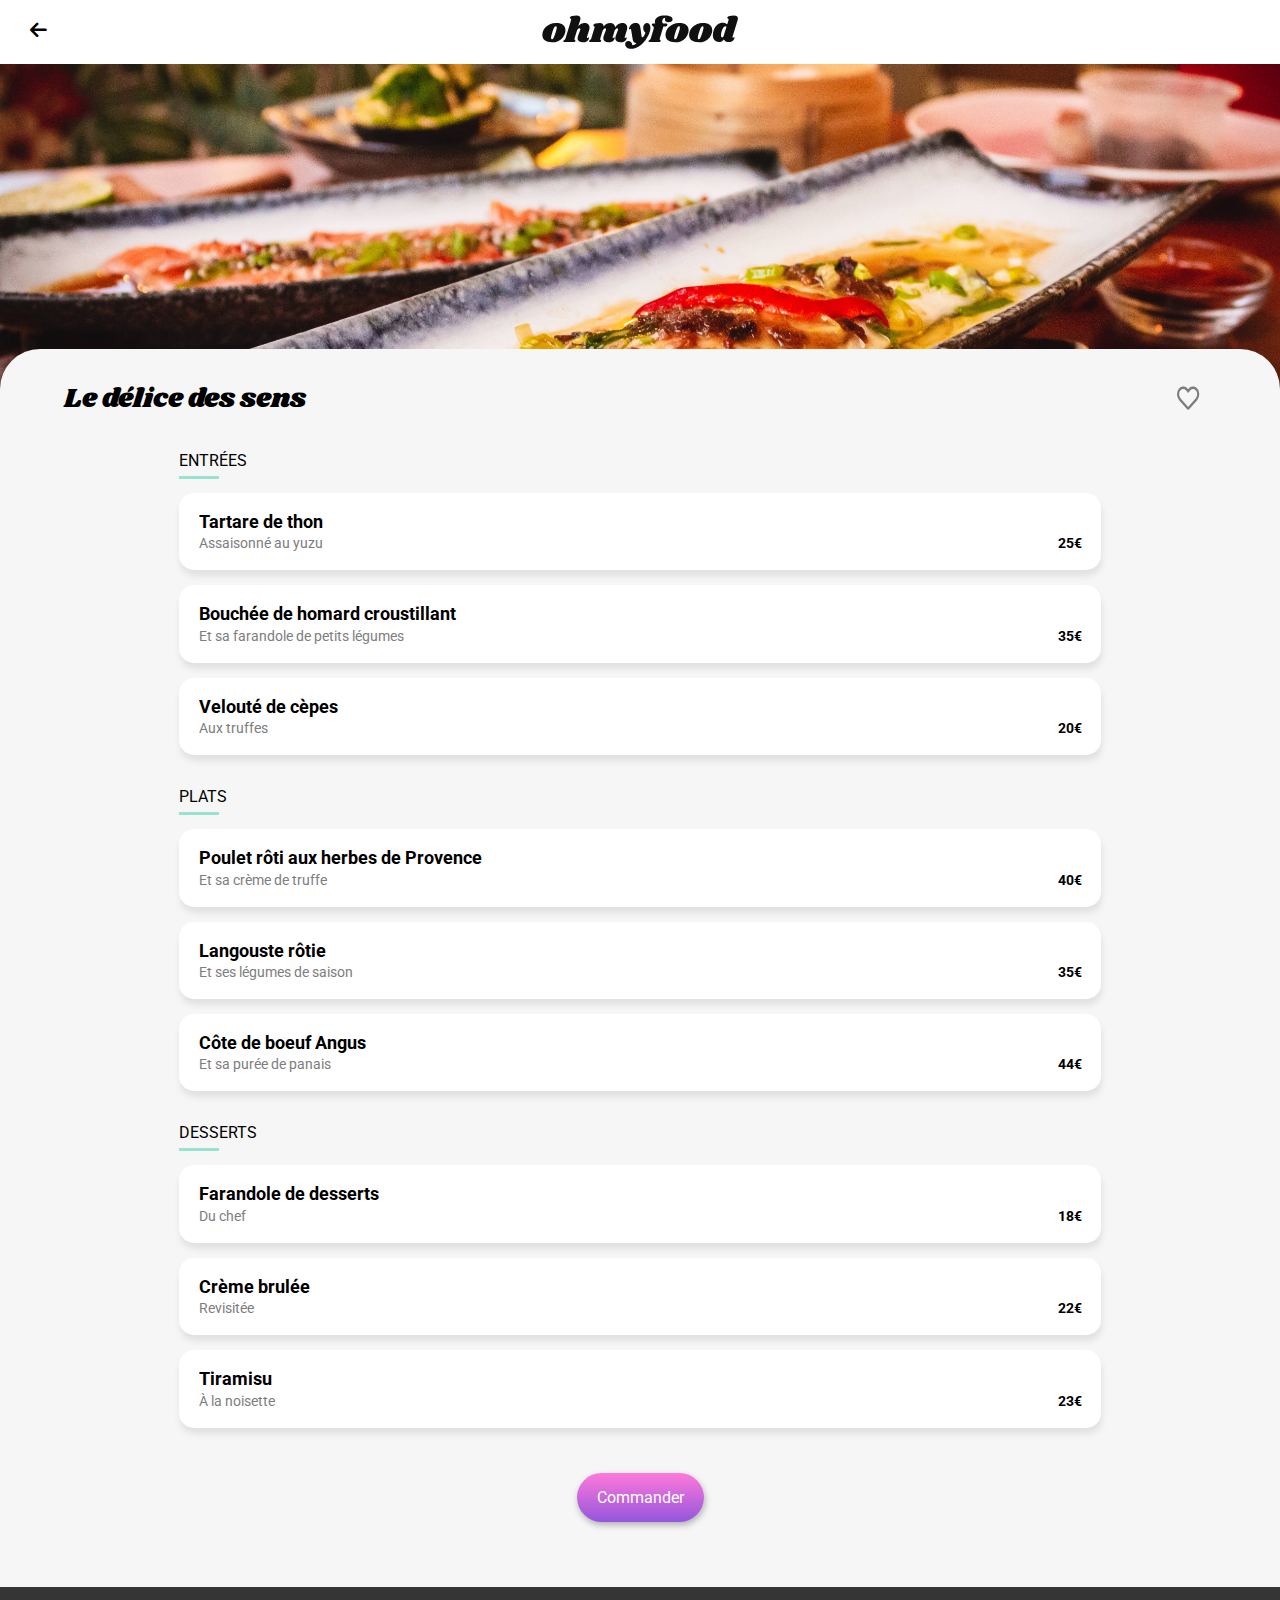
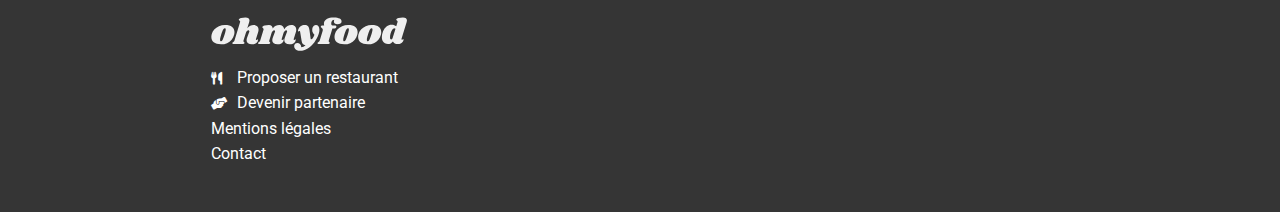
<file: Le délice des sens.html>
<!DOCTYPE html>
<html lang="fr">
   <head>
      <meta charset="UTF-8">
      <meta http-equiv="X-UA-Compatible" content="IE=edge">
      <meta name="viewport" content="width=device-width, initial-scale=1.0">
      <title>Le délice des sens</title>
      <link rel="stylesheet" href="style.css">
      <link rel="stylesheet" href="https://cdnjs.cloudflare.com/ajax/libs/font-awesome/6.0.0/css/all.min.css">
      <link rel="preconnect" href="https://fonts.googleapis.com">
      <link rel="preconnect" href="https://fonts.gstatic.com" crossorigin>
      <link href="https://fonts.googleapis.com/css2?family=Roboto:wght@400;700&family=Shrikhand&display=swap" rel="stylesheet">
   </head>
   <body>
      <header>
         <div class="header__restaurant-wrapper">
            <a href="index.html"><i class="fa-solid fa-arrow-left"></i></a>
            <img class="header__restaurant-logo" src="images/logo/ohmyfood@2x.svg" alt="ohmyfood logo">
         </div>
         <div class="header__restaurant-image-delice">
         </div>
      </header>
      <div class="restaurant-page-wrapper">
         <section class="restaurant-page">
            <div class="restaurant-page__restaurant-name">
               <h1>Le délice des sens</h1>
               <i class="fa-regular fa-heart"></i>
            </div>
            <div class="restaurant-page__flex">
               <div class="restaurant-page__menus-wrapper">
                  <div class="restaurant-page__label-wrapper">
                     <p class="restaurant-page__label">Entrées</p>
                     <span></span>
                  </div>
                  <div class="restaurant-page__plates-wrapper">
                     <div class="restaurant-page__plate">
                        <div class="restaurant-page__plate-description">
                           <div class="restaurant-page__plate-description-text">
                              <p class="restaurant-page__plate-description-text__plate-name">Tartare de thon</p>
                              <p class="restaurant-page__plate-description-text__plate-infos">Assaisonné au yuzu</p>
                           </div>
                           <div class="restaurant-page__plate-price-wrapper">
                              <p class="restaurant-page__plate-price">25€</p>
                           </div>
                        </div>
                        <div class="restaurant-page__check-wrapper">
                           <i class="fas fa-check"></i>
                        </div>
                     </div>
                     <div class="restaurant-page__plate">
                        <div class="restaurant-page__plate-description">
                           <div class="restaurant-page__plate-description-text">
                              <p class="restaurant-page__plate-description-text__plate-name">Bouchée de homard croustillant</p>
                              <p class="restaurant-page__plate-description-text__plate-infos">Et sa farandole de petits légumes</p>
                           </div>
                           <div class="restaurant-page__plate-price-wrapper">
                              <p class="restaurant-page__plate-price">35€</p>
                           </div>
                        </div>
                        <div class="restaurant-page__check-wrapper">
                           <i class="fas fa-check"></i>
                        </div>
                     </div>
                     <div class="restaurant-page__plate">
                        <div class="restaurant-page__plate-description">
                           <div class="restaurant-page__plate-description-text">
                              <p class="restaurant-page__plate-description-text__plate-name">Velouté de cèpes</p>
                              <p class="restaurant-page__plate-description-text__plate-infos">Aux truffes</p>
                           </div>
                           <div class="restaurant-page__plate-price-wrapper">
                              <p class="restaurant-page__plate-price">20€</p>
                           </div>
                        </div>
                        <div class="restaurant-page__check-wrapper">
                           <i class="fas fa-check"></i>
                        </div>
                     </div>
                  </div>
               </div>
               <div class="restaurant-page__menus-wrapper">
                  <div class="restaurant-page__label-wrapper">
                     <p class="restaurant-page__label">Plats</p>
                     <span></span>
                  </div>
                  <div class="restaurant-page__plates-wrapper">
                     <div class="restaurant-page__plate">
                        <div class="restaurant-page__plate-description">
                           <div class="restaurant-page__plate-description-text">
                              <p class="restaurant-page__plate-description-text__plate-name">Poulet rôti aux herbes de Provence</p>
                              <p class="restaurant-page__plate-description-text__plate-infos">Et sa crème de truffe</p>
                           </div>
                           <div class="restaurant-page__plate-price-wrapper">
                              <p class="restaurant-page__plate-price">40€</p>
                           </div>
                        </div>
                        <div class="restaurant-page__check-wrapper">
                           <i class="fas fa-check"></i>
                        </div>
                     </div>
                     <div class="restaurant-page__plate">
                        <div class="restaurant-page__plate-description">
                           <div class="restaurant-page__plate-description-text">
                              <p class="restaurant-page__plate-description-text__plate-name">Langouste rôtie</p>
                              <p class="restaurant-page__plate-description-text__plate-infos">Et ses légumes de saison</p>
                           </div>
                           <div class="restaurant-page__plate-price-wrapper">
                              <p class="restaurant-page__plate-price">35€</p>
                           </div>
                        </div>
                        <div class="restaurant-page__check-wrapper">
                           <i class="fas fa-check"></i>
                        </div>
                     </div>
                     <div class="restaurant-page__plate">
                        <div class="restaurant-page__plate-description">
                           <div class="restaurant-page__plate-description-text">
                              <p class="restaurant-page__plate-description-text__plate-name">Côte de boeuf Angus</p>
                              <p class="restaurant-page__plate-description-text__plate-infos">Et sa purée de panais</p>
                           </div>
                           <div class="restaurant-page__plate-price-wrapper">
                              <p class="restaurant-page__plate-price">44€</p>
                           </div>
                        </div>
                        <div class="restaurant-page__check-wrapper">
                           <i class="fas fa-check"></i>
                        </div>
                     </div>
                  </div>
               </div>
               <div class="restaurant-page__menus-wrapper">
                  <div class="restaurant-page__label-wrapper">
                     <p class="restaurant-page__label">Desserts</p>
                     <span></span>
                  </div>
                  <div class="restaurant-page__plates-wrapper">
                     <div class="restaurant-page__plate">
                        <div class="restaurant-page__plate-description">
                           <div class="restaurant-page__plate-description-text">
                              <p class="restaurant-page__plate-description-text__plate-name">Farandole de desserts</p>
                              <p class="restaurant-page__plate-description-text__plate-infos">Du chef</p>
                           </div>
                           <div class="restaurant-page__plate-price-wrapper">
                              <p class="restaurant-page__plate-price">18€</p>
                           </div>
                        </div>
                        <div class="restaurant-page__check-wrapper">
                           <i class="fas fa-check"></i>
                        </div>
                     </div>
                     <div class="restaurant-page__plate">
                        <div class="restaurant-page__plate-description">
                           <div class="restaurant-page__plate-description-text">
                              <p class="restaurant-page__plate-description-text__plate-name">Crème brulée</p>
                              <p class="restaurant-page__plate-description-text__plate-infos">Revisitée</p>
                           </div>
                           <div class="restaurant-page__plate-price-wrapper">
                              <p class="restaurant-page__plate-price">22€</p>
                           </div>
                        </div>
                        <div class="restaurant-page__check-wrapper">
                           <i class="fas fa-check"></i>
                        </div>
                     </div>
                     <div class="restaurant-page__plate">
                        <div class="restaurant-page__plate-description">
                           <div class="restaurant-page__plate-description-text">
                              <p class="restaurant-page__plate-description-text__plate-name">Tiramisu</p>
                              <p class="restaurant-page__plate-description-text__plate-infos">À la noisette</p>
                           </div>
                           <div class="restaurant-page__plate-price-wrapper">
                              <p class="restaurant-page__plate-price">23€</p>
                           </div>
                        </div>
                        <div class="restaurant-page__check-wrapper">
                           <i class="fas fa-check"></i>
                        </div>
                     </div>
                  </div>
               </div>
            </div>
            <div class="restaurant-page__button-wrapper">
               <a class="restaurant-page__button-wrapper__button" href="#">Commander</a>
            </div>
         </section>
      </div>
      <footer>
         <div class="footer__content">
            <img src="images/logo/ohmyfood@2x.svg" alt="ohmyfood logo">
            <ul>
               <li><a href="#"><i class="fa-solid fa-utensils"></i>Proposer un restaurant</a></li>
               <li><a href="#"><i class="fa-solid fa-handshake-angle"></i>Devenir partenaire</a></li>
               <li><a href="#">Mentions légales</a></li>
               <li><a href="mailto:contact@ohmyfood.fr">Contact</a></li>
            </ul>
         </div>
      </footer>
   </body>
</html>
</file>
<file: style.css>
/*! minireset.css v0.0.6 | MIT License | github.com/jgthms/minireset.css */
html, body, p, ol, ul, li, dl, dt, dd, blockquote, figure, fieldset, legend, textarea, pre, iframe, hr, h1, h2, h3, h4, h5, h6 {
  margin: 0;
  padding: 0;
}

h1, h2, h3, h4, h5, h6 {
  font-size: 100%;
  font-weight: normal;
}

ul {
  list-style: none;
}

button, input, select {
  margin: 0;
}

html {
  box-sizing: border-box;
}

*, *::before, *::after {
  box-sizing: inherit;
}

img, video {
  height: auto;
  max-width: 100%;
}

iframe {
  border: 0;
}

table {
  border-collapse: collapse;
  border-spacing: 0;
}

td, th {
  padding: 0;
}

@keyframes heartgrow {
  0% {
    transform: scale(0.4);
    opacity: 0.1;
  }
  50% {
    transform: scale(0.6);
    opacity: 0.3;
  }
  80% {
    transform: scale(1);
    opacity: 0.5;
  }
  100% {
    transform: scale(1.2);
    opacity: 0.7;
  }
}
@keyframes heartgrow2 {
  0% {
    transform: scale(1, 0);
  }
  25% {
    transform: scale(1, 1.1);
  }
  50% {
    transform: scale(1, 1.2);
  }
  75% {
    transform: scale(1, 1.1);
  }
  100% {
    transform: scale(1, 1);
  }
}
@keyframes fadein {
  from {
    opacity: 0;
    transform: translateY(15px);
  }
  to {
    opacity: 1;
    transform: translateY(0);
  }
}
@keyframes loader {
  0% {
    transform: rotate(0deg);
  }
  25% {
    transform: rotate(-45deg) scale(0.8);
  }
  50% {
    transform: rotate(405deg) scale(1.3);
  }
  100% {
    transform: rotate(360deg);
  }
}
@keyframes loader-opacity {
  0% {
    opacity: 1;
  }
  100% {
    opacity: 0;
    z-index: -1;
  }
}
body {
  font-family: "Roboto", sans-serif;
}

h1,
h2,
h3,
h4,
h5,
h6 {
  font-family: "Shrikhand", cursive;
  color: black;
}

.regular-title {
  font-family: "Roboto", sans-serif;
  font-weight: bold;
}

a {
  text-decoration: none;
  color: inherit;
}

a:visited {
  color: inherit;
}

.header {
  text-align: center;
}
.header__logo-wrapper {
  padding: 25px 0 10px 0;
  box-shadow: 1px 3px 10px rgba(50, 50, 50, 0.35);
}
@media screen and (min-width: 1366px) {
  .header__logo-wrapper {
    padding: 50px 0 20px 0;
  }
}
.header__area-wrapper {
  margin-top: 5px;
}
.header__area {
  background: #eaeaea;
  padding: 13px 0;
  font-weight: bold;
  color: #565656;
}
@media screen and (min-width: 1366px) {
  .header__area {
    padding: 26px 0;
  }
}
.header__area i {
  margin-right: 10px;
}
.header__cta-wrapper {
  background: #F6F6F6;
}
.header__cta-wrapper .header__cta {
  padding: 40px 0 70px 0;
  width: 90%;
  margin: auto;
}
@media screen and (min-width: 1366px) {
  .header__cta-wrapper .header__cta {
    padding: 80px 0 100px 0;
  }
}
.header__cta-wrapper .header__cta h1 {
  font-size: 1.5em;
  line-height: 1.2em;
  width: 80%;
  margin: auto;
}
@media screen and (min-width: 1366px) {
  .header__cta-wrapper .header__cta h1 {
    font-size: 2em;
  }
}
.header__cta-wrapper .header__cta p {
  color: #7d7d7d;
  margin: 10px 0 45px 0;
  font-size: 1.05em;
}
.header__cta-wrapper .header__cta__button {
  white-space: nowrap;
  text-decoration: none;
  color: white;
  width: 70%;
  max-width: 215px;
  margin: auto;
  padding: 15px 20px;
  border-radius: 50px;
  background: linear-gradient(to left top, #9356DC 0%, #FF79DA 100%);
  box-shadow: 1px 3px 6px rgba(50, 50, 50, 0.35);
  transition: 0.3s;
}
.header__cta-wrapper .header__cta__button a {
  font-size: 1em;
}
.header__cta-wrapper .header__cta__button:hover {
  opacity: 0.8;
  box-shadow: 1px 3px 6px rgba(50, 50, 50, 0.7);
}

.fonctionnement-wrapper {
  padding: 40px 0 75px 0;
}
@media screen and (min-width: 1366px) {
  .fonctionnement-wrapper {
    padding: 80px 0 100px 0;
  }
}
.fonctionnement-wrapper .fonctionnement {
  width: 90%;
  margin: auto;
}
@media screen and (min-width: 768px) {
  .fonctionnement-wrapper .fonctionnement {
    width: 100%;
  }
}
@media screen and (min-width: 1366px) {
  .fonctionnement-wrapper .fonctionnement {
    width: 90%;
  }
}
.fonctionnement-wrapper .fonctionnement h2 {
  font-size: 1.5em;
  margin-bottom: 25px;
}
@media screen and (min-width: 768px) {
  .fonctionnement-wrapper .fonctionnement h2 {
    text-align: center;
  }
}
@media screen and (min-width: 1366px) {
  .fonctionnement-wrapper .fonctionnement h2 {
    margin-bottom: 50px;
    font-size: 2em;
  }
}
@media screen and (min-width: 768px) {
  .fonctionnement-wrapper .fonctionnement__steps {
    display: flex;
    justify-content: space-evenly;
  }
}
.fonctionnement-wrapper .fonctionnement__steps__item {
  display: flex;
  margin: auto;
  max-width: 350px;
  background: #f6f6f6;
  border-radius: 20px;
  padding: 26px 0;
  font-weight: bold;
  box-shadow: 1px 6px 6px rgba(50, 50, 50, 0.1);
  position: relative;
  transition: 0.3s;
}
@media screen and (min-width: 768px) {
  .fonctionnement-wrapper .fonctionnement__steps__item {
    width: 31%;
  }
}
@media screen and (min-width: 1366px) {
  .fonctionnement-wrapper .fonctionnement__steps__item {
    max-width: none;
    width: 30%;
  }
}
.fonctionnement-wrapper .fonctionnement__steps__item:hover {
  background: rgba(147, 86, 220, 0.1);
}
@media screen and (min-width: 1366px) {
  .fonctionnement-wrapper .fonctionnement__steps__item:hover {
    transform: scale(1.03);
  }
}
.fonctionnement-wrapper .fonctionnement__steps__item:hover i {
  color: #9356DC;
}
.fonctionnement-wrapper .fonctionnement__steps__item:nth-child(2) {
  margin: 25px auto;
}
@media screen and (min-width: 768px) {
  .fonctionnement-wrapper .fonctionnement__steps__item:nth-child(2) {
    margin: 0;
  }
}
.fonctionnement-wrapper .fonctionnement__steps__item i {
  color: #7d7d7d;
  font-size: 1.2em;
  margin: 0 27px 0 36px;
}
@media screen and (min-width: 768px) {
  .fonctionnement-wrapper .fonctionnement__steps__item i {
    margin-left: 25px;
    margin-right: 15px;
  }
}
.fonctionnement-wrapper .fonctionnement__steps__item:nth-child(1):before {
  content: "1";
  text-align: center;
  font-size: 0.8em;
  padding: 5px;
  height: 23px;
  width: 23px;
  border-radius: 50%;
  background-color: #9356DC;
  color: white;
  position: absolute;
  left: -10px;
}
.fonctionnement-wrapper .fonctionnement__steps__item:nth-child(2):before {
  content: "2";
  text-align: center;
  font-size: 0.8em;
  padding: 5px;
  height: 23px;
  width: 23px;
  border-radius: 50%;
  background-color: #9356DC;
  color: white;
  position: absolute;
  left: -10px;
}
.fonctionnement-wrapper .fonctionnement__steps__item:nth-child(3):before {
  content: "3";
  text-align: center;
  font-size: 0.8em;
  padding: 5px;
  height: 23px;
  width: 23px;
  border-radius: 50%;
  background-color: #9356DC;
  color: white;
  position: absolute;
  left: -10px;
}

.restaurants-wrapper {
  background: #F6F6F6;
  padding: 50px 0;
}
.restaurants-wrapper .restaurants {
  width: 90%;
  margin: auto;
}
.restaurants-wrapper .restaurants h2 {
  font-size: 1.5em;
  margin-bottom: 25px;
}
@media screen and (min-width: 1366px) {
  .restaurants-wrapper .restaurants h2 {
    margin-bottom: 50px;
    font-size: 2em;
  }
}
@media screen and (min-width: 768px) {
  .restaurants-wrapper .restaurants h2 {
    text-align: center;
  }
}
.restaurants-wrapper .restaurants__item-wrapper {
  max-width: 500px;
  margin: auto;
}
@media screen and (min-width: 768px) {
  .restaurants-wrapper .restaurants__item-wrapper {
    max-width: 75%;
  }
}
@media screen and (min-width: 1366px) {
  .restaurants-wrapper .restaurants__item-wrapper {
    display: flex;
    flex-wrap: wrap;
    justify-content: space-between;
  }
}
.restaurants-wrapper .restaurants__item {
  margin-bottom: 20px;
  transition: 0.3s;
}
@media screen and (min-width: 768px) {
  .restaurants-wrapper .restaurants__item {
    margin-bottom: 40px;
  }
}
@media screen and (min-width: 1366px) {
  .restaurants-wrapper .restaurants__item {
    width: 48%;
  }
}
@media screen and (min-width: 1366px) {
  .restaurants-wrapper .restaurants__item:hover {
    transform: scale(1.03);
  }
}
.restaurants-wrapper .restaurants__item img {
  border-radius: 15px 15px 0 0;
  width: 100%;
  height: 175px;
  object-fit: cover;
  position: relative;
}
.restaurants-wrapper .restaurants__item span {
  background-color: #99E2D0;
  color: #289077;
  font-weight: bold;
  font-size: 0.9em;
  padding: 6px 12px;
  position: absolute;
  transform: translate(-120%, 50%);
}
.restaurants-wrapper .restaurants__item__flex {
  background: white;
  display: flex;
  align-items: center;
  justify-content: space-between;
  padding: 15px;
  border-radius: 0 0 15px 15px;
  box-shadow: 4px 8px 20px rgba(50, 50, 50, 0.1);
  margin-top: -4px;
}
.restaurants-wrapper .restaurants__item__flex p {
  color: #7d7d7d;
}
.restaurants-wrapper .restaurants__item__flex i {
  transform: scale(1.4, 1.7);
  color: #7d7d7d;
}
@media screen and (min-width: 768px) {
  .restaurants-wrapper .restaurants__item__flex h3 {
    font-size: 1.1em;
  }
}
@media screen and (min-width: 1366px) {
  .restaurants-wrapper .restaurants__item__flex h3 {
    font-size: 1.2em;
  }
}

.header__restaurant-wrapper {
  display: flex;
  justify-content: center;
  padding: 15px 0;
  position: relative;
}
@media screen and (min-width: 1366px) {
  .header__restaurant-wrapper {
    padding: 30px 0;
  }
}
.header__restaurant-wrapper i {
  position: absolute;
  top: 20px;
  left: 30px;
  font-size: 1.2em;
}
@media screen and (min-width: 1366px) {
  .header__restaurant-wrapper i {
    top: 38px;
  }
}

.header__restaurant-image-note {
  height: 280px;
  background-size: cover;
  background-repeat: no-repeat;
  background-position: center;
  background-image: url("images/restaurants/stil-u2Lp8tXIcjw-unsplash.jpg");
}
@media screen and (min-width: 768px) {
  .header__restaurant-image-note {
    height: 350px;
  }
}
@media screen and (min-width: 1366px) {
  .header__restaurant-image-note {
    height: 400px;
    background-position: bottom;
    background-attachment: fixed;
  }
}
@media screen and (min-width: 1366px) {
  .header__restaurant-image-note {
    background-position: center;
  }
}

.header__restaurant-image-palette {
  height: 280px;
  background-size: cover;
  background-repeat: no-repeat;
  background-position: center;
  background-image: url("images/restaurants/jay-wennington-N_Y88TWmGwA-unsplash.jpg");
}
@media screen and (min-width: 768px) {
  .header__restaurant-image-palette {
    height: 350px;
  }
}
@media screen and (min-width: 1366px) {
  .header__restaurant-image-palette {
    height: 400px;
    background-position: bottom;
    background-attachment: fixed;
  }
}

.header__restaurant-image-francaise {
  height: 280px;
  background-size: cover;
  background-repeat: no-repeat;
  background-position: center;
  background-image: url("images/restaurants/toa-heftiba-DQKerTsQwi0-unsplash.jpg");
}
@media screen and (min-width: 768px) {
  .header__restaurant-image-francaise {
    height: 350px;
  }
}
@media screen and (min-width: 1366px) {
  .header__restaurant-image-francaise {
    height: 400px;
    background-position: bottom;
    background-attachment: fixed;
  }
}

.header__restaurant-image-delice {
  height: 280px;
  background-size: cover;
  background-repeat: no-repeat;
  background-position: center;
  background-image: url("images/restaurants/louis-hansel-shotsoflouis-qNBGVyOCY8Q-unsplash.jpg");
}
@media screen and (min-width: 768px) {
  .header__restaurant-image-delice {
    height: 350px;
  }
}
@media screen and (min-width: 1366px) {
  .header__restaurant-image-delice {
    height: 400px;
    background-position: bottom;
    background-attachment: fixed;
  }
}

.restaurant-page-wrapper {
  background: #F6F6F6;
  border-radius: 40px 40px 0 0;
  margin-top: -65px;
  padding: 30px 0;
}
@media screen and (min-width: 1366px) {
  .restaurant-page-wrapper {
    width: 80%;
    margin-left: auto;
    margin-right: auto;
  }
}
.restaurant-page-wrapper .restaurant-page {
  width: 90%;
  margin: auto;
}
@media screen and (min-width: 1366px) {
  .restaurant-page-wrapper .restaurant-page__menus-wrapper {
    width: 30%;
  }
}
@media screen and (min-width: 1366px) {
  .restaurant-page-wrapper .restaurant-page__flex {
    display: flex;
    justify-content: space-between;
  }
}
.restaurant-page-wrapper .restaurant-page__label {
  text-transform: uppercase;
  line-height: 1.5em;
}
.restaurant-page-wrapper .restaurant-page__restaurant-name {
  margin-bottom: 30px;
  position: relative;
}
.restaurant-page-wrapper .restaurant-page__restaurant-name h1 {
  font-size: 1.7em;
  width: 80%;
}
@media screen and (min-width: 768px) {
  .restaurant-page-wrapper .restaurant-page__restaurant-name h1 {
    width: 100%;
  }
}
@media screen and (min-width: 1366px) {
  .restaurant-page-wrapper .restaurant-page__restaurant-name h1 {
    font-size: 2em;
    width: 100%;
  }
}
.restaurant-page-wrapper .restaurant-page__restaurant-name i {
  margin: auto;
  color: #7d7d7d;
  transform: scale(1.4, 1.7);
  position: absolute;
  right: 20px;
  top: 27%;
}
.restaurant-page-wrapper .restaurant-page__label-wrapper {
  margin-bottom: 20px;
}
.restaurant-page-wrapper .restaurant-page__label-wrapper span::before {
  content: " ";
  height: 3px;
  width: 40px;
  background-color: #99E2D0;
  position: absolute;
}
@media screen and (min-width: 768px) {
  .restaurant-page-wrapper .restaurant-page__label-wrapper {
    width: 80%;
    margin-left: auto;
    margin-right: auto;
  }
}
@media screen and (min-width: 1366px) {
  .restaurant-page-wrapper .restaurant-page__label-wrapper {
    width: 100%;
  }
}
.restaurant-page-wrapper .restaurant-page__label {
  margin-bottom: 3px;
}
.restaurant-page-wrapper .restaurant-page__plates-wrapper {
  margin-bottom: 30px;
}
@media screen and (min-width: 1366px) {
  .restaurant-page-wrapper .restaurant-page__plates-wrapper {
    margin-top: 30px;
  }
}
.restaurant-page-wrapper .restaurant-page__plate {
  background: white;
  border-radius: 15px;
  display: flex;
  overflow: hidden;
  width: 100%;
  box-shadow: 1px 6px 6px rgba(50, 50, 50, 0.1);
  margin-bottom: 15px;
  transition: 0.5s;
}
@media screen and (min-width: 768px) {
  .restaurant-page-wrapper .restaurant-page__plate {
    width: 80%;
    margin-left: auto;
    margin-right: auto;
  }
}
@media screen and (min-width: 1366px) {
  .restaurant-page-wrapper .restaurant-page__plate {
    margin-bottom: 30px;
    width: 100%;
  }
}
.restaurant-page-wrapper .restaurant-page__plate-description {
  width: 100%;
  display: flex;
  max-width: 100%;
  margin-bottom: 9px;
  overflow: hidden;
}
.restaurant-page-wrapper .restaurant-page__plate-description-text {
  width: 100%;
  margin-left: 10px;
  overflow: hidden;
}
@media screen and (min-width: 768px) {
  .restaurant-page-wrapper .restaurant-page__plate-description-text {
    margin-left: 20px;
  }
}
.restaurant-page-wrapper .restaurant-page__plate-description-text__plate-name {
  margin: 8px 0 0 0;
  font-weight: bold;
  font-size: 1.1em;
  line-height: 1.5em;
  text-overflow: ellipsis;
  white-space: nowrap;
  overflow: hidden;
}
@media screen and (min-width: 768px) {
  .restaurant-page-wrapper .restaurant-page__plate-description-text__plate-name {
    margin: 16px 0 0 0;
  }
}
.restaurant-page-wrapper .restaurant-page__plate-description-text__plate-infos {
  margin-bottom: 3px;
  color: #7d7d7d;
  text-overflow: ellipsis;
  white-space: nowrap;
  overflow: hidden;
  font-size: 0.9em;
}
@media screen and (min-width: 768px) {
  .restaurant-page-wrapper .restaurant-page__plate-description-text__plate-infos {
    margin-bottom: 9px;
  }
}
.restaurant-page-wrapper .restaurant-page__plate-price-wrapper {
  display: flex;
  align-items: flex-end;
  margin-bottom: 3px;
  margin-right: 9px;
  font-size: 0.9em;
}
@media screen and (min-width: 768px) {
  .restaurant-page-wrapper .restaurant-page__plate-price-wrapper {
    margin-bottom: 9px;
  }
}
.restaurant-page-wrapper .restaurant-page__plate-price {
  font-weight: bold;
  margin-right: 10px;
}
.restaurant-page-wrapper .restaurant-page__check-wrapper {
  width: 30%;
  background: #99E2D0;
  display: flex;
  justify-content: center;
  align-items: center;
  margin-right: -30%;
  transition: 0.5s ease;
}
.restaurant-page-wrapper .restaurant-page__check-wrapper i {
  color: #99E2D0;
  padding: 5px;
  border-radius: 50%;
  background: white;
  transition-duration: 0.5s;
}
.restaurant-page-wrapper .restaurant-page__plate:hover {
  cursor: pointer;
}
.restaurant-page-wrapper .restaurant-page__plate:hover .restaurant-page__check-wrapper {
  margin-right: 0;
  transition: 0.5s ease;
}
.restaurant-page-wrapper .restaurant-page__plate:hover .fa-check {
  transform: rotate(360deg);
  transition: 0.5s;
}
.restaurant-page-wrapper .restaurant-page__button-wrapper {
  text-align: center;
  margin: 60px 0 50px 0;
}
@media screen and (min-width: 1366px) {
  .restaurant-page-wrapper .restaurant-page__button-wrapper {
    margin-top: 30px;
  }
}
.restaurant-page-wrapper .restaurant-page__button-wrapper__button {
  text-decoration: none;
  color: white;
  width: 70%;
  max-width: 215px;
  margin: auto;
  padding: 15px 20px;
  border-radius: 50px;
  background: linear-gradient(to left top, #9356DC 0%, #FF79DA 100%);
  box-shadow: 1px 3px 6px rgba(50, 50, 50, 0.35);
  transition: 0.3s;
  background: linear-gradient(to top, #9356DC 0%, #FF79DA 100%);
}
.restaurant-page-wrapper .restaurant-page__button-wrapper__button a {
  font-size: 1em;
}
.restaurant-page-wrapper .restaurant-page__button-wrapper__button:hover {
  opacity: 0.8;
  box-shadow: 1px 3px 6px rgba(50, 50, 50, 0.7);
}

footer {
  background: #353535;
}
footer .footer__content {
  width: 90%;
  margin: auto;
  color: white;
  padding: 30px 0 45px 0;
}
@media screen and (min-width: 768px) {
  footer .footer__content {
    width: 67%;
  }
}
footer .footer__content img {
  max-width: 30%;
  padding-bottom: 10px;
  filter: invert(100%);
}
footer .footer__content li {
  line-height: 1.6em;
}
footer .footer__content li a {
  color: white;
}
footer .footer__content i {
  font-size: 0.8em;
}
footer .footer__content li:nth-child(1) i {
  margin-right: 15px;
}
footer .footer__content li:nth-child(2) i {
  margin-right: 10px;
}

.fa-heart {
  position: relative;
}
.fa-heart:hover::after {
  animation: heartgrow ease-in-out 0.3s;
  content: url(images/heart-solid.svg);
  width: 1em;
  cursor: pointer;
  transform-origin: bottom;
  position: absolute;
  left: 0;
  opacity: 1;
}
.fa-heart:hover::before {
  opacity: 0;
}

.restaurant-page__plate:nth-child(1) {
  animation-name: fadein;
  animation-duration: 2s;
  animation-fill-mode: both;
  animation-delay: 0.2s;
}

.restaurant-page__plate:nth-child(2) {
  animation-name: fadein;
  animation-duration: 2s;
  animation-fill-mode: both;
  animation-delay: 0.4s;
}

.restaurant-page__plate:nth-child(3) {
  animation-name: fadein;
  animation-duration: 2s;
  animation-fill-mode: both;
  animation-delay: 0.6s;
}

.restaurant-page__plate:nth-child(4) {
  animation-name: fadein;
  animation-duration: 2s;
  animation-fill-mode: both;
  animation-delay: 0.8s;
}

/*.restaurant-page__plate:nth-child(1) {
  animation: fadein 2s 200ms both;
}
.restaurant-page__plate:nth-child(2) {
  animation: fadein 2s 400ms both;
}
.restaurant-page__plate:nth-child(3) {
  animation: fadein 2s 600ms both;
}
.restaurant-page__plate:nth-child(4) {
  animation: fadein 2s 800ms both;
}*/
.loader {
  display: block;
  width: 196px;
  height: 34px;
  background-image: url(images/logo/ohmyfood@2x-spinner.svg);
  animation: loader 1.5s ease;
}

.loader-wrapper {
  width: 100%;
  height: 100%;
  top: 0;
  left: 0;
  position: fixed;
  background-color: #F6F6F6;
  display: flex;
  justify-content: center;
  align-items: center;
  animation: loader-opacity 250ms 2s forwards;
  opacity: 1;
  z-index: 1;
}

/*# sourceMappingURL=style.css.map */
</file>
